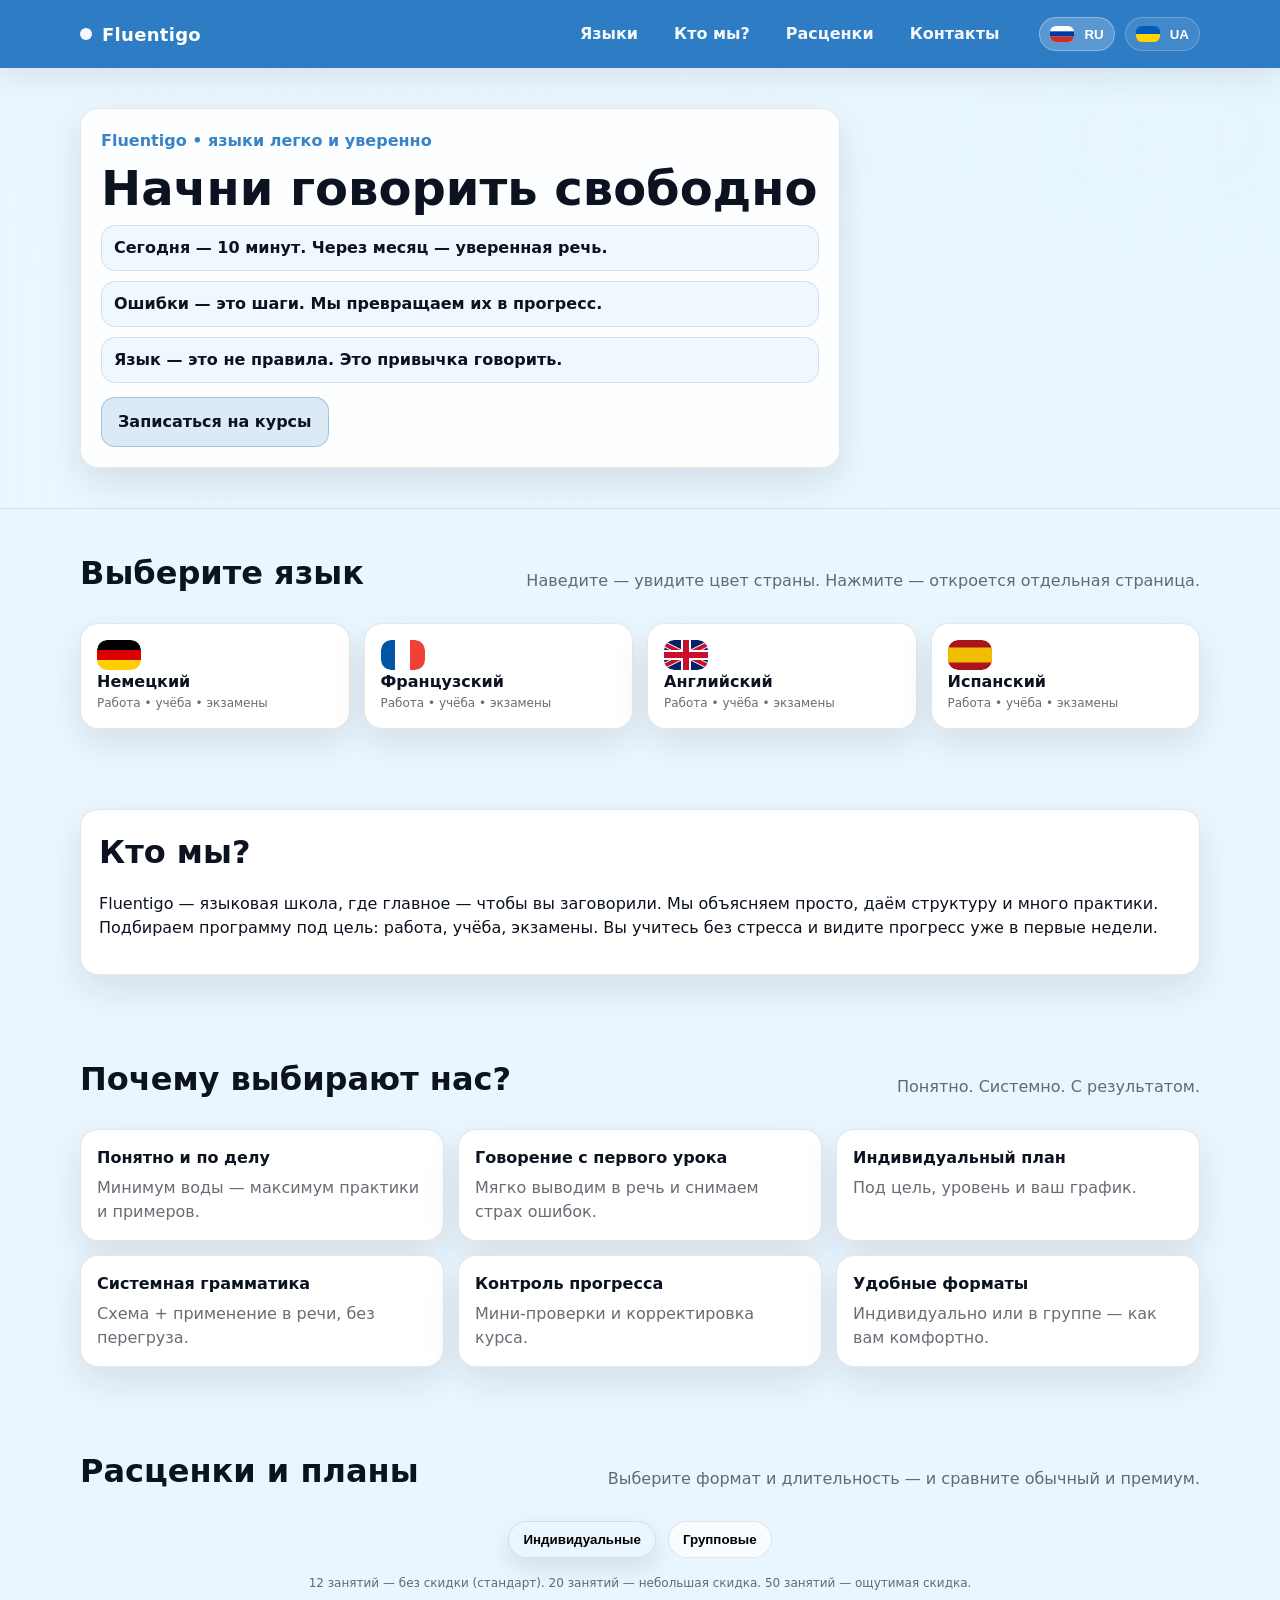
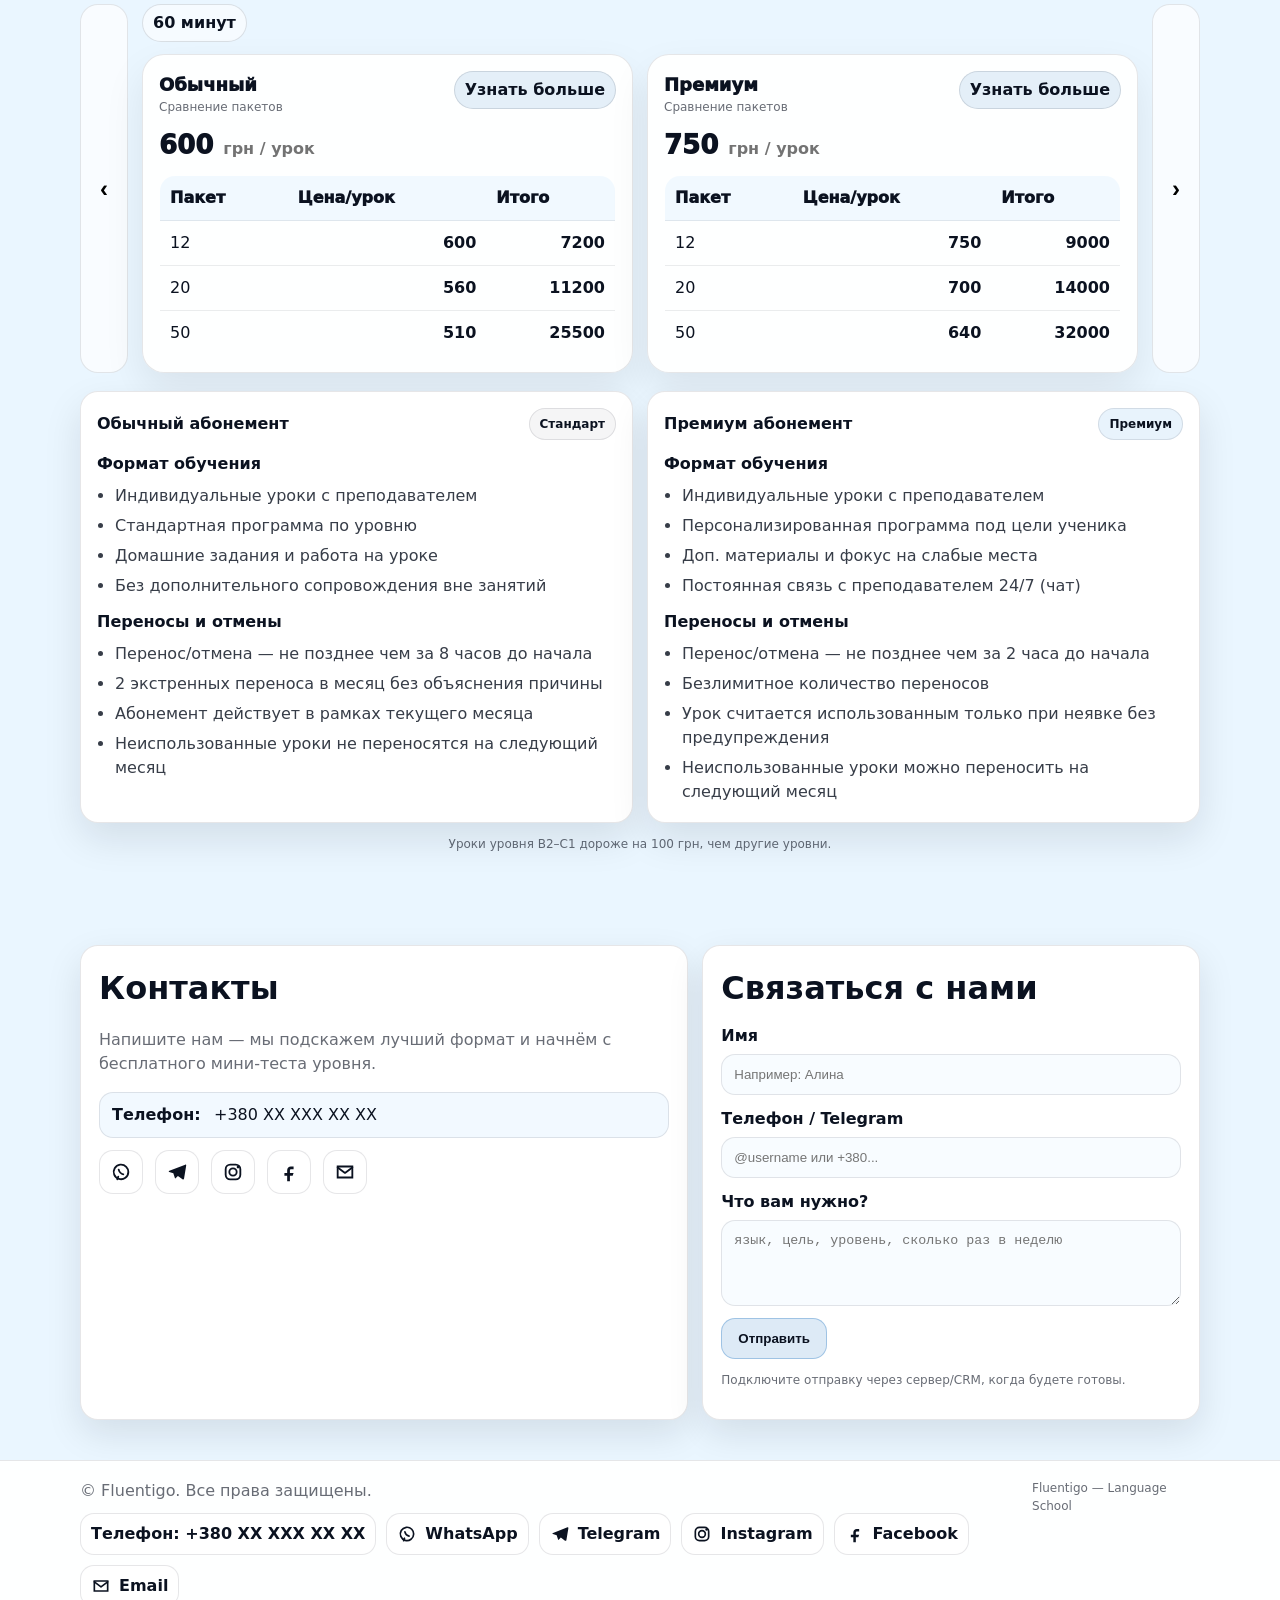
<file: index.html>
<!doctype html>
<html lang="ru">
<head>
  <meta charset="utf-8" />
  <meta name="viewport" content="width=device-width, initial-scale=1" />
  <title>Fluentigo — языковая школа</title>
  <link rel="stylesheet" href="./styles.css" />
  <link rel="stylesheet" href="./mobile-fixes.css" />

  <style>
    /* Better anchor positioning under fixed topbar */
    html { scroll-behavior: smooth; }
    /* Default fallback; JS will refine using --topbar-h */
    section[id] { scroll-margin-top: calc(var(--topbar-h, 72px) + 14px); }
    @media (max-width: 900px){
      section[id] { scroll-margin-top: calc(var(--topbar-h, 64px) + 14px); }
    }
  </style>

</head>

<body>
  <header class="topbar">
    <div class="container topbar-row">
      <a class="brand" href="./index.html" aria-label="Fluentigo">
        <span class="brand-dot"></span>
        <span class="brand-name" id="siteName">Fluentigo</span>
      </a>

      <!-- Desktop: inline. Mobile: turns into a right-side drawer (see styles.css) -->
      <div class="topbar-actions" aria-label="Меню">
        <div class="drawer-top">
          <button class="menu-close-btn" type="button" aria-label="Закрыть меню">✕</button>
        </div>

        <nav class="nav" aria-label="Навигация">
          <a href="#languages" data-i18n="nav_languages">Языки</a>
          <a href="#about" data-i18n="nav_about">Кто мы?</a>
<a href="#pricing" data-i18n="nav_pricing">Расценки</a>
          <a href="#contact" data-i18n="nav_contact">Контакты</a>
        </nav>
        <div class="ui-switch" aria-label="Выбор языка интерфейса">
          <button class="ui-pill" id="uiRu" type="button" aria-pressed="true" title="Русский">
            <span class="flag-mini"><img src="./assets/flags/ru.svg" alt="RU"></span>
            <span>RU</span>
          </button>
          <button class="ui-pill" id="uiUa" type="button" aria-pressed="false" title="Українська">
            <span class="flag-mini"><img src="./assets/flags/ua.svg" alt="UA"></span>
            <span>UA</span>
          </button>
        </div>
      </div>

      <button class="menu-btn" type="button" aria-label="Открыть меню" aria-expanded="false">
        <span></span>
      </button>
    </div>
  </header>

  <div class="menu-backdrop" aria-hidden="true"></div>

  <main>
    <section class="section hero" id="heroSection">
      <div class="container hero-grid">
        <div class="hero-card">
          <p class="hero-kicker" id="heroKicker"></p>
          <h1 id="heroTitle"></h1>
          <div class="hero-quotes" id="heroQuotes"></div>

          <div class="hero-actions">
            <!-- CTA goes to language selection (not contacts) -->
            <a class="btn" href="#languages" data-i18n="btn_enroll">Записаться на курсы</a>
          </div>
        </div>
      </div>
    </section>

    <section class="section" id="languages">
      <div class="container">
        <div class="section-head">
          <h2 data-i18n="languages_title">Выберите язык</h2>
          <p class="muted" data-i18n="languages_subtitle">Наведите — увидите цвет страны. Нажмите — откроется отдельная страница.</p>
        </div>
        <div class="lang-grid" id="langGrid"></div>
      </div>
    </section>

    <section class="section" id="about">
      <div class="container">
        <div class="panel">
          <h2 id="aboutTitle"></h2>
          <p id="aboutText" class="text"></p>
        </div>
      </div>
    </section>

    <section class="section" id="why">
      <div class="container">
        <div class="section-head">
          <h2 data-i18n="why_title">Почему выбирают нас?</h2>
          <p class="muted" data-i18n="why_subtitle">Понятно. Системно. С результатом.</p>
        </div>
        <div class="cards" id="whyCards"></div>
      </div>
    </section>
    <section class="section" id="pricing">
      <div class="container">
        <div class="section-head">
          <h2 data-i18n="pricing_title">Расценки и планы</h2>
          <p class="muted" data-i18n="pricing_subtitle">Выберите формат и длительность — и сравните обычный и премиум.</p>
        </div>

        <div class="pricing-controls" role="group" aria-label="Формат занятий">
          <button class="chip" id="typeIndividual" type="button" aria-pressed="true">Индивидуальные</button>
          <button class="chip" id="typeGroup" type="button" aria-pressed="false">Групповые</button>
        </div>

        <div class="muted tiny" style="text-align:center; margin-bottom: 12px;" id="discountNote"></div>

        <div class="pricing-carousel">
          <button class="carousel-arrow" id="pricePrev" type="button" aria-label="Предыдущая длительность">‹</button>

          <div>
            <div class="duration-pill" id="durationPill">60 минут</div>
            <div class="duration-tabs" id="durationTabs" aria-label="Длительность урока"></div>
            <div class="pricing-cards" id="pricingCards"></div>
          </div>

          <button class="carousel-arrow" id="priceNext" type="button" aria-label="Следующая длительность">›</button>
        </div>

        <div class="pricing-benefits" id="pricingBenefits"></div>

        <p class="muted tiny" style="text-align:center; margin-top: 12px;" id="pricingNote"></p>
      </div>
    </section>


    <section class="section" id="contact">
      <div class="container contact-grid">
        <div class="panel">
          <h2 data-i18n="contact_title">Контакты</h2>
          <p class="text muted" id="contactText"></p>

          <div class="contact-list" id="contactList"></div>
          <div class="socials" id="socials"></div>
        </div>

        <form class="panel form"  id="contactForm">
          <h2 style="margin-top:0;" id="contactFormTitle"></h2>
          <label>
            <span id="contactFormNameLabel"></span>
            <input required type="text" id="contactFormName" />
          </label>
          <label>
            <span id="contactFormPhoneLabel"></span>
            <input required type="text" id="contactFormPhone" />
          </label>
          <label>
            <span id="contactFormNeedLabel"></span>
            <textarea rows="4" id="contactFormNeed"></textarea>
          </label>
          <button class="btn" type="submit" id="contactFormSubmit"></button>
          <p class="muted tiny" id="contactFormHelper"></p>
        </form>
      </div>
    </section>
  </main>

  <footer class="footer">
    <div class="container footer-row">
      <div>
        <div class="muted" id="footerText"></div>
        <div class="footer-contacts" id="footerContacts"></div>
      </div>
      <span class="muted tiny">Fluentigo — Language School</span>
    </div>
  </footer>

  <script>
    const $ = (id) => document.getElementById(id);

    
    const ICONS = {
      whatsapp: `<svg class="icon" viewBox="0 0 24 24" fill="none" aria-hidden="true"><path d="M20 12a8 8 0 1 1-2.3-5.7A8 8 0 0 1 20 12Z" stroke="currentColor" stroke-width="2"/><path d="M8 20l1-3" stroke="currentColor" stroke-width="2" stroke-linecap="round"/><path d="M9.5 9.5c.4 2.2 2.8 4.6 5 5" stroke="currentColor" stroke-width="2" stroke-linecap="round"/></svg>`,
      telegram: `<svg class="icon" viewBox="0 0 24 24" fill="none" aria-hidden="true"><path d="M21 4 3.7 10.7c-.9.4-.9 1.1-.2 1.3l4.5 1.4 1.7 5.2c.2.6.3.6.7.2l2.6-2.5 5 3.7c.9.5 1.5.2 1.7-.8L22 5.3c.2-1.1-.5-1.7-1-1.3Z" fill="currentColor"/></svg>`,
      instagram: `<svg class="icon" viewBox="0 0 24 24" fill="none" aria-hidden="true"><rect x="4" y="4" width="16" height="16" rx="5" stroke="currentColor" stroke-width="2"/><path d="M8 12a4 4 0 1 0 8 0 4 4 0 0 0-8 0Z" stroke="currentColor" stroke-width="2"/><path d="M17.5 6.6h.01" stroke="currentColor" stroke-width="3" stroke-linecap="round"/></svg>`,
      facebook: `<svg class="icon" viewBox="0 0 24 24" fill="none" aria-hidden="true"><path d="M14 9h3V6h-3c-2.2 0-4 1.8-4 4v3H7v3h3v6h3v-6h3l1-3h-4v-3c0-.6.4-1 1-1Z" fill="currentColor"/></svg>`,
      email: `<svg class="icon" viewBox="0 0 24 24" fill="none" aria-hidden="true"><path d="M4 6h16v12H4V6Z" stroke="currentColor" stroke-width="2" /><path d="M4 7l8 6 8-6" stroke="currentColor" stroke-width="2" stroke-linecap="round" stroke-linejoin="round"/></svg>`
    };

    function inferIconKey(link){
      const label = (link.label || '').toLowerCase();
      const url = (link.url || '').toLowerCase();
      if (url.startsWith('mailto:') || label.includes('email')) return 'email';
      if (label.includes('whatsapp')) return 'whatsapp';
      if (label.includes('telegram')) return 'telegram';
      if (label.includes('instagram')) return 'instagram';
      if (label.includes('facebook')) return 'facebook';
      return 'email';
    }

    function makeSocialIcon(link, isFooter=false){
      const key = inferIconKey(link);
      const a = el('a', {
        class: isFooter ? 'footer-link social-icon' : 'social-icon',
        href: link.url,
        target: '_blank',
        rel: 'noopener',
        title: link.label
      });
      a.innerHTML = ICONS[key] + `<span>${link.label}</span>`;
      return a;
    }

    function qp(name){ return new URL(location.href).searchParams.get(name); }
    function getUI(){
      return qp('ui') || localStorage.getItem('ui') || 'ru';
    }
    function setUI(ui){
      localStorage.setItem('ui', ui);
      $('uiRu').setAttribute('aria-pressed', ui==='ru' ? 'true':'false');
      $('uiUa').setAttribute('aria-pressed', ui==='ua' ? 'true':'false');
      document.documentElement.lang = ui==='ua' ? 'uk' : 'ru';
      // tiny i18n for nav and pricing
      const I = {
        ru: {
          nav_languages:'Языки',nav_about:'Кто мы?',nav_why:'Почему мы?',nav_pricing:'Расценки',nav_contact:'Контакты',
          btn_enroll:'Записаться на курсы',
          languages_title:'Выберите язык',
          languages_subtitle:'Наведите — увидите цвет страны. Нажмите — откроется отдельная страница.',
          why_title:'Почему выбирают нас?',
          why_subtitle:'Понятно. Системно. С результатом.',
          contact_title:'Контакты',
          pricing_title:'Расценки и планы',
          pricing_subtitle:'Выберите формат и длительность — и сравните обычный и премиум.'
        },
        ua: {
          nav_languages:'Мови',nav_about:'Хто ми?',nav_why:'Чому ми?',nav_pricing:'Ціни',nav_contact:'Контакти',
          btn_enroll:'Записатися на курси',
          languages_title:'Оберіть мову',
          languages_subtitle:'Наведіть — побачите колір країни. Натисніть — відкриється окрема сторінка.',
          why_title:'Чому обирають нас?',
          why_subtitle:'Зрозуміло. Системно. З результатом.',
          contact_title:'Контакти',
          pricing_title:'Ціни та плани',
          pricing_subtitle:'Оберіть формат і тривалість — та порівняйте звичайний і преміум.'
        }
      };
      document.querySelectorAll('[data-i18n]').forEach(n=>{
        const k=n.getAttribute('data-i18n');
        if(I[ui] && I[ui][k]) n.textContent = I[ui][k];
      });
    }

    // --- i18n helper: supports both plain strings and {ru,ua} objects in data.json
    function pick(v, ui=getUI()){
      if (v == null) return '';
      if (typeof v === 'string' || typeof v === 'number' || typeof v === 'boolean') return String(v);
      if (Array.isArray(v)) return v.map(x => pick(x, ui));
      if (typeof v === 'object') return (v[ui] ?? v.ua ?? v.uk ?? v.ru ?? '');
      return String(v);
    }

function el(tag, attrs = {}, children = []) {
      const n = document.createElement(tag);
      for (const [k, v] of Object.entries(attrs)) {
        if (k === 'class') n.className = v;
        else n.setAttribute(k, v);
      }
      for (const c of children) n.appendChild(typeof c === 'string' ? document.createTextNode(c) : c);
      return n;
    }

    function applyTheme(theme) {
      const r = document.documentElement;
      const bgImage = theme.backgroundImage ? `url("${theme.backgroundImage}")` : 'none';
      r.style.setProperty('--page-bg', theme.pageBg);
      r.style.setProperty('--page-bg-image', bgImage);
      r.style.setProperty('--text', theme.text);
      r.style.setProperty('--panel-bg', theme.panelBg);
      r.style.setProperty('--topbar-bg', theme.topbarBg);
      r.style.setProperty('--topbar-text', theme.topbarText);
    }

    function renderFooter(data) {
      $('footerText').textContent = pick(data.site.footerText);
      const fc = $('footerContacts');
      fc.innerHTML = '';
      (data.contact.items || []).forEach(i => {
        fc.appendChild(el('span', { class: 'footer-link' }, [`${pick(i.label)}: ${i.value}`]));
      });
      (data.contact.links || []).forEach(l => { fc.appendChild(makeSocialIcon(l, true)); });
    }

    function renderHome(data) {
      applyTheme(data.site.defaultTheme);
      $('siteName').textContent = data.site.name;

      $('heroKicker').textContent = pick(data.hero.kicker);
      $('heroTitle').textContent = pick(data.hero.title);
      $('heroSection').style.backgroundImage = `url("${data.hero.backgroundImage}")`;

      const qWrap = $('heroQuotes');
      qWrap.innerHTML = '';
      data.hero.quotes.forEach(q => qWrap.appendChild(el('div', { class: 'quote' }, [pick(q)])));

      const lg = $('langGrid');
      lg.innerHTML = '';
      data.languages.forEach(lang => {
        lg.appendChild(
          el('a', {
            class: 'lang-card',
            href: `./language.html?lang=${encodeURIComponent(lang.id)}&ui=${encodeURIComponent(getUI())}`,
            style: `--hover:${lang.hoverColor}`
          }, [
            (function(){
              const f = el('div', { class: 'lang-flag' });
              if (typeof lang.flag === 'string' && (lang.flag.endsWith('.svg') || lang.flag.endsWith('.png') || lang.flag.endsWith('.jpg') || lang.flag.endsWith('.webp'))) {
                f.appendChild(el('img', { class:'flag-img', src: lang.flag, alt: pick(lang.name) }));
              } else {
                f.textContent = lang.flag || '';
              }
              return f;
            })(),
            el('div', { class: 'lang-label' }, [pick(lang.name)]),
            el('div', { class: 'muted tiny' }, [pick(lang.short)])
          ])
        );
      });

      $('aboutTitle').textContent = pick(data.about.title);
      $('aboutText').textContent = pick(data.about.text);

      const wc = $('whyCards');
      wc.innerHTML = '';
      data.why.cards.forEach(c => {
        wc.appendChild(el('div', { class: 'card' }, [
          el('div', { class: 'card-title' }, [pick(c.title)]),
          el('div', { class: 'muted' }, [pick(c.text)])
        ]));
      });

      $('contactText').textContent = pick(data.contact.text);

      const cl = $('contactList');
      cl.innerHTML = '';
      data.contact.items.forEach(i => {
        cl.appendChild(el('div', { class: 'contact-item' }, [
          el('span', { class: 'contact-k' }, [pick(i.label) + ':']),
          el('span', {}, [i.value])
        ]));
      });

      const socials = $('socials');
      socials.innerHTML = '';
      data.contact.links.forEach(s => { socials.appendChild(makeSocialIcon(s)); });


      // Contact form i18n (title, labels, placeholders, button, helper, alert)
      const f = data.contact?.form || {};
      $('contactFormTitle').textContent = pick(f.title);
      $('contactFormNameLabel').textContent = pick(f.nameLabel);
      $('contactFormPhoneLabel').textContent = pick(f.phoneLabel);
      $('contactFormNeedLabel').textContent = pick(f.needLabel);
      $('contactFormName').setAttribute('placeholder', pick(f.namePlaceholder));
      $('contactFormPhone').setAttribute('placeholder', pick(f.phonePlaceholder));
      $('contactFormNeed').setAttribute('placeholder', pick(f.needPlaceholder));
      $('contactFormSubmit').textContent = pick(f.submit);
      $('contactFormHelper').textContent = pick(f.helper);

      const formEl = $('contactForm');
      if (formEl && !formEl.__bound){
        formEl.__bound = true;
        formEl.addEventListener('submit', (e)=>{
          e.preventDefault();
          alert(pick(f.alert));
          formEl.reset();
        });
      }

      renderFooter(data);
    }

    
    function renderPricing(data){
      const ui = getUI();
      const P = data.pricingInteractive;
      if (!P) return;

      let type = 'individual';
      let idx = 0;

      const btnInd = $('typeIndividual');
      const btnGrp = $('typeGroup');

      function setType(t){
        type = t;
        idx = 0; // reset to first duration (60)
        btnInd.setAttribute('aria-pressed', t==='individual' ? 'true':'false');
        btnGrp.setAttribute('aria-pressed', t==='group' ? 'true':'false');
        btnInd.textContent = P.types.individual.label[ui] || P.types.individual.label.ru;
        btnGrp.textContent = P.types.group.label[ui] || P.types.group.label.ru;
        draw();
      }

      function curDuration(){
        const d = P.types[type].durations[idx % P.types[type].durations.length];
        return String(d);
      }

      function draw(){
        const d = curDuration();
        const plans = P.types[type].plans[d];
        $('durationPill').textContent = `${d} ${ui==='ua' ? 'хвилин' : 'минут'}`;

        // Mobile: duration tabs (60/45 etc.)
        const tabs = $('durationTabs');
        if (tabs){
          const durations = P.types[type].durations;
          tabs.innerHTML = '';
          durations.slice(0,2).forEach((dur, i2)=>{
            const b = el('button', {class:'duration-tab' + (String(dur)===d ? ' active':''), type:'button'}, [`${dur} ${ui==='ua' ? 'хв' : 'мин'}`]);
            b.addEventListener('click', ()=>{ idx = i2; draw(); });
            tabs.appendChild(b);
          });
        }

        $('discountNote').textContent = (P.discountNote?.[ui] || P.discountNote?.ru || '');
        $('pricingNote').textContent = (P.noteB2C1?.[ui] || P.noteB2C1?.ru || '');

        const wrap = $('pricingCards');
        wrap.innerHTML = '';

        const cards = [
          {key:'regular', title: ui==='ua' ? 'Звичайний' : 'Обычный', badge: ui==='ua' ? 'Дізнатися більше' : 'Узнать больше', href: '#pricingBenefits'},
          {key:'premium', title: ui==='ua' ? 'Преміум' : 'Премиум', badge: ui==='ua' ? 'Дізнатися більше' : 'Узнать больше', href: '#pricingBenefits'}
        ];

        cards.forEach(c=>{
          const plan = plans[c.key];
          const card = el('div', {class:'price-card'});
          const head = el('div', {class:'pc-head'}, [
            el('div', {}, [
              el('div', {class:'pc-title'}, [c.title]),
              el('div', {class:'muted tiny'}, [ui==='ua' ? 'Порівняння пакунків' : 'Сравнение пакетов'])
            ]),
            (function(){
              const attrs = {class:'pc-badge pc-more', href: c.href};
              if (!(String(c.href||'').startsWith('#'))){
                attrs.target = '_blank';
                attrs.rel = 'noopener';
              }
              return el('a', attrs, [c.badge]);
            })()
          ]);
          card.appendChild(head);

          const single = el('div', {class:'pc-single'}, [
            el('div', {class:'amount'}, [`${plan.single}`]),
            el('div', {class:'per'}, [`${P.currency} / ${ui==='ua' ? 'урок' : 'урок'}`])
          ]);
          card.appendChild(single);

          const table = el('table', {class:'price-table'});
          const thead = el('thead', {}, [el('tr', {}, [
            el('th', {}, [ui==='ua' ? 'Пакет' : 'Пакет']),
            el('th', {}, [ui==='ua' ? 'Ціна/урок' : 'Цена/урок']),
            el('th', {}, [ui==='ua' ? 'Разом' : 'Итого'])
          ])]);
          table.appendChild(thead);

          const tb = el('tbody');
          plan.packs.forEach(p=>{
            tb.appendChild(el('tr', {}, [
              el('td', {}, [`${p.count}`]),
              el('td', {class:'num'}, [`${p.per}`]),
              el('td', {class:'num'}, [`${p.total}`])
            ]));
          });
          table.appendChild(tb);

          card.appendChild(table);
          wrap.appendChild(card);
        });

        // benefits / differences between Regular and Premium
        const bWrap = $('pricingBenefits');
        bWrap.innerHTML = '';
        const benefits = (P.types[type] && P.types[type].benefits) ? P.types[type].benefits : null;

        function benefitCard(obj, variant){
          const title = (obj?.title?.[ui] || obj?.title?.ru || '');
          const isMobile = window.matchMedia('(max-width: 900px)').matches;

          const body = el('div', { class:'benefit-body' });

          (obj.sections || []).forEach(sec=>{
            body.appendChild(el('div', { class:'benefit-section' }, [
              el('div', { class:'benefit-sub' }, [(sec.title?.[ui] || sec.title?.ru || '')]),
              el('ul', { class:'benefit-list' }, (sec.items?.[ui] || sec.items?.ru || []).map(t=> el('li', {}, [t])))
            ]));
          });

          let toggleBtn = null;
          if (isMobile){
            // collapsed by default on mobile
            body.style.display = 'none';
            toggleBtn = el('button', { class:'benefit-toggle', type:'button' }, [ui==='ua' ? 'Розгорнути' : 'Развернуть']);
            toggleBtn.addEventListener('click', ()=>{
              const open = body.style.display !== 'none';
              body.style.display = open ? 'none' : 'block';
              toggleBtn.textContent = (open ? (ui==='ua' ? 'Розгорнути' : 'Развернуть') : (ui==='ua' ? 'Згорнути' : 'Свернуть'));
            });
          }

          const tagText = variant==='premium' ? (ui==='ua'?'Преміум':'Премиум') : (ui==='ua'?'Стандарт':'Стандарт');

          const headRight = isMobile ? toggleBtn : el('div', { class:'benefit-tag' }, [tagText]);

          const card = el('div', { class: `benefit-card ${variant}` }, [
            el('div', { class:'benefit-head' }, [
              el('div', { class:'benefit-title' }, [title]),
              headRight
            ]),
            body
          ]);

          return card;
        }

        if (benefits){
          bWrap.appendChild(benefitCard(benefits.regular, 'regular'));
          bWrap.appendChild(benefitCard(benefits.premium, 'premium'));
        }
      }

      $('pricePrev').addEventListener('click', ()=>{ idx = (idx - 1 + P.types[type].durations.length) % P.types[type].durations.length; draw(); });
      $('priceNext').addEventListener('click', ()=>{ idx = (idx + 1) % P.types[type].durations.length; draw(); });

      btnInd.addEventListener('click', ()=> setType('individual'));
      btnGrp.addEventListener('click', ()=> setType('group'));

      setType('individual');
    }

    
    // --- Smooth anchor scrolling with topbar offset (prevents "half section visible")
    function updateTopbarVar(){
      const topbar = document.querySelector('.topbar');
      const h = topbar ? topbar.offsetHeight : 72;
      document.documentElement.style.setProperty('--topbar-h', h + 'px');
      return h;
    }

    function scrollToHash(hash){
      if (!hash || hash === '#') return;
      const target = document.querySelector(hash);
      if (!target) return;
      const h = updateTopbarVar();
      const y = target.getBoundingClientRect().top + window.pageYOffset - (h + 12);
      window.scrollTo({ top: Math.max(0, y), behavior: 'smooth' });
    }

    function bindAnchorScrolling(){
      // Intercept in-page anchor clicks
      document.querySelectorAll('a[href^="#"]').forEach(a=>{
        a.addEventListener('click', (e)=>{
          const href = a.getAttribute('href');
          if (!href || href === '#') return;
          e.preventDefault();
          history.pushState(null, '', href);
          scrollToHash(href);

          // If mobile drawer is open, close it (mobile-nav.js handles classes; we just click close if present)
          const closeBtn = document.querySelector('.menu-close-btn');
          if (closeBtn && getComputedStyle(closeBtn).display !== 'none') {
            closeBtn.click();
          }
        });
      });

      // On back/forward hash changes
      window.addEventListener('hashchange', ()=> scrollToHash(location.hash));
      // On load with hash
      if (location.hash) {
        // delay to ensure layout rendered
        setTimeout(()=> scrollToHash(location.hash), 50);
      }
      // Keep offset correct on resize/orientation change
      window.addEventListener('resize', ()=> updateTopbarVar());
      updateTopbarVar();
    }

(async function init() {
      const res = await fetch('./data.json', { cache: 'no-store' });
      const data = await res.json();
      setUI(getUI());
      $('uiRu').addEventListener('click', ()=>{ location.search = '?ui=ru'; });
      $('uiUa').addEventListener('click', ()=>{ location.search = '?ui=ua'; });
      renderHome(data);
      renderPricing(data);
      bindAnchorScrolling();
    })().catch(console.error);
  </script>

  <script src="./mobile-nav.js"></script>
</body>
</html>
</file>
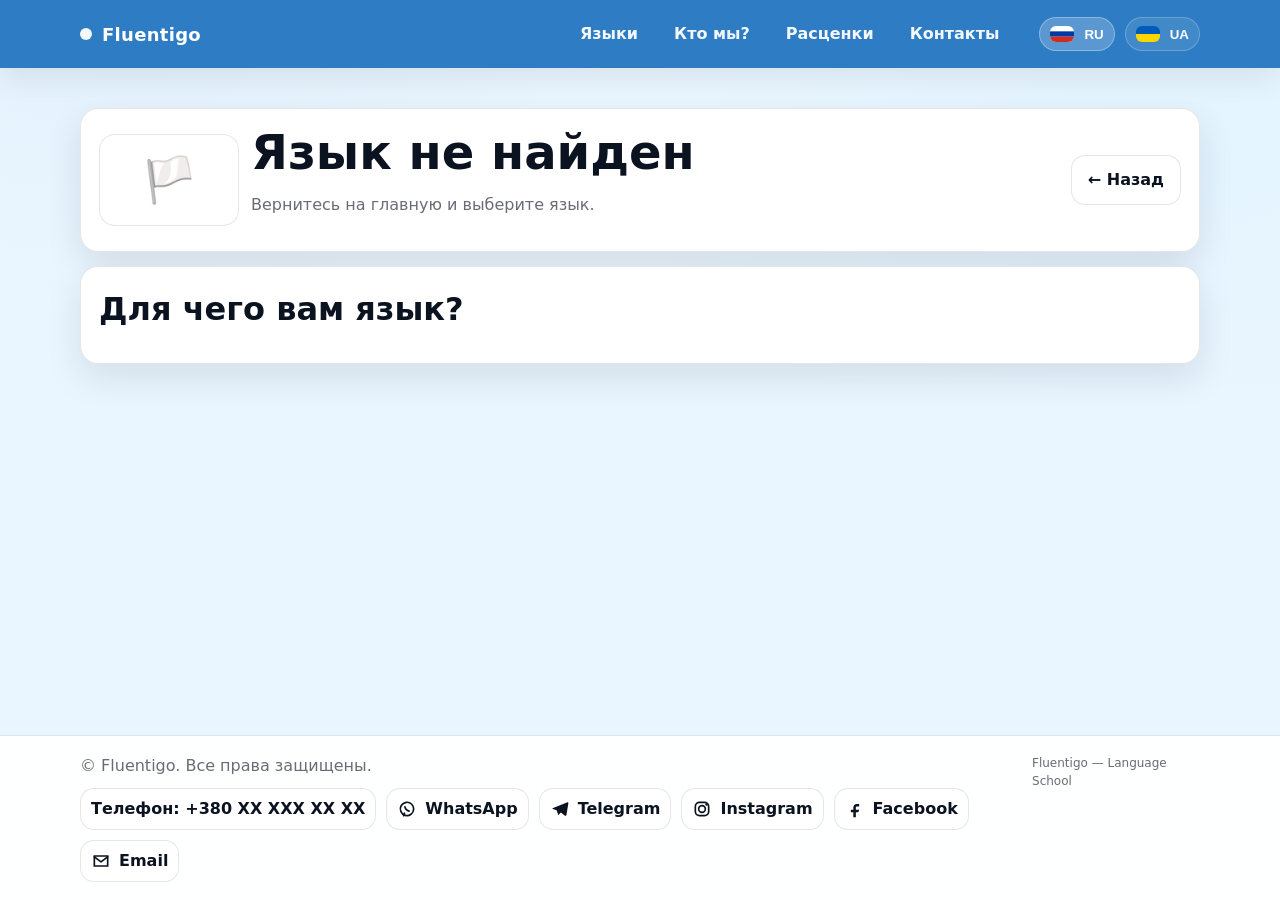
<file: language.html>
<!doctype html>
<html lang="ru">
<head>
  <meta charset="utf-8" />
  <meta name="viewport" content="width=device-width, initial-scale=1" />
  <title>Fluentigo — язык</title>
  <link rel="stylesheet" href="./styles.css" />
  <link rel="stylesheet" href="./mobile-fixes.css" />

  <style>
    /* Level selector: grouped (Basic / Advanced) */
    .level-groups{ display:grid; gap: 14px; margin-top: 10px; }
    .level-group-title{ font-weight: 1000; margin: 2px 0 8px; }
  </style>

</head>

<body>
  <header class="topbar">
    <div class="container topbar-row">
      <a class="brand" href="./index.html" aria-label="Fluentigo">
        <span class="brand-dot"></span>
        <span class="brand-name" id="siteName">Fluentigo</span>
      </a>

      <!-- Desktop: inline. Mobile: turns into a right-side drawer (see styles.css) -->
      <div class="topbar-actions" aria-label="Меню">
        <div class="drawer-top">
          <button class="menu-close-btn" type="button" aria-label="Закрыть меню">✕</button>
        </div>

        <nav class="nav" aria-label="Навигация">
          <a href="./index.html#languages" data-i18n="nav_languages">Языки</a>
          <a href="./index.html#about" data-i18n="nav_about">Кто мы?</a>
          <a href="./index.html#pricing" data-i18n="nav_pricing">Расценки</a>
          <a href="./index.html#contact" data-i18n="nav_contact">Контакты</a>
        </nav>
        <div class="ui-switch" aria-label="Выбор языка интерфейса">
          <button class="ui-pill" id="uiRu" type="button" aria-pressed="true" title="Русский">
            <span class="flag-mini"><img src="./assets/flags/ru.svg" alt="RU"></span><span>RU</span>
          </button>
          <button class="ui-pill" id="uiUa" type="button" aria-pressed="false" title="Українська">
            <span class="flag-mini"><img src="./assets/flags/ua.svg" alt="UA"></span><span>UA</span>
          </button>
        </div>
      </div>

      <button class="menu-btn" type="button" aria-label="Открыть меню" aria-expanded="false">
        <span></span>
      </button>
    </div>
  </header>

  <div class="menu-backdrop" aria-hidden="true"></div>

  <main class="section">
    <div class="container">
      <div class="panel lang-header">
        <div class="lang-title">
          <div class="lang-flag big" id="langFlag">🏳️</div>
          <div>
            <h1 class="lang-h1" id="langName">Язык</h1>
            <p class="muted" id="langSubtitle"></p>
          </div>
        </div>
        <a class="btn btn-ghost" href="./index.html#languages" data-i18n="nav_back">← Назад</a>
      </div>

      <div class="panel" id="goalPanel">
        <h2 data-i18n="goal_title">Для чего вам язык?</h2>
        <div class="goal-grid" id="goalGrid"></div>
      </div>
    
      <div class="panel" id="levelPanel" style="display:none;">
        <h2 data-i18n="level_title">Какой уровень хотите?</h2>
        <p class="muted" data-i18n="level_subtitle">Выберите целевой уровень. B2–C1 — отдельная группа.</p>

        <div class="level-groups">
          <div class="level-group">
            <div class="level-group-title" data-i18n="level_basic">Начальные уровни</div>
            <div class="level-grid" id="levelGridBasic"></div>
          </div>

          <div class="level-group">
            <div class="level-group-title" data-i18n="level_adv">Продвинутые уровни</div>
            <div class="level-grid" id="levelGridAdv"></div>
          </div>
        </div>
      </div>

      <!-- removed "Ready" step: we redirect to teachers immediately after goal + level selection -->
</div>
  </main>

  <footer class="footer">
    <div class="container footer-row">
      <div>
        <div class="muted" id="footerText"></div>
        <div class="footer-contacts" id="footerContacts"></div>
      </div>
      <span class="muted tiny">Fluentigo — Language School</span>
    </div>
  </footer>

  <script>
    const $ = (id) => document.getElementById(id);

    
    const ICONS = {
      whatsapp: `<svg class="icon" viewBox="0 0 24 24" fill="none" aria-hidden="true"><path d="M20 12a8 8 0 1 1-2.3-5.7A8 8 0 0 1 20 12Z" stroke="currentColor" stroke-width="2"/><path d="M8 20l1-3" stroke="currentColor" stroke-width="2" stroke-linecap="round"/><path d="M9.5 9.5c.4 2.2 2.8 4.6 5 5" stroke="currentColor" stroke-width="2" stroke-linecap="round"/></svg>`,
      telegram: `<svg class="icon" viewBox="0 0 24 24" fill="none" aria-hidden="true"><path d="M21 4 3.7 10.7c-.9.4-.9 1.1-.2 1.3l4.5 1.4 1.7 5.2c.2.6.3.6.7.2l2.6-2.5 5 3.7c.9.5 1.5.2 1.7-.8L22 5.3c.2-1.1-.5-1.7-1-1.3Z" fill="currentColor"/></svg>`,
      instagram: `<svg class="icon" viewBox="0 0 24 24" fill="none" aria-hidden="true"><rect x="4" y="4" width="16" height="16" rx="5" stroke="currentColor" stroke-width="2"/><path d="M8 12a4 4 0 1 0 8 0 4 4 0 0 0-8 0Z" stroke="currentColor" stroke-width="2"/><path d="M17.5 6.6h.01" stroke="currentColor" stroke-width="3" stroke-linecap="round"/></svg>`,
      facebook: `<svg class="icon" viewBox="0 0 24 24" fill="none" aria-hidden="true"><path d="M14 9h3V6h-3c-2.2 0-4 1.8-4 4v3H7v3h3v6h3v-6h3l1-3h-4v-3c0-.6.4-1 1-1Z" fill="currentColor"/></svg>`,
      email: `<svg class="icon" viewBox="0 0 24 24" fill="none" aria-hidden="true"><path d="M4 6h16v12H4V6Z" stroke="currentColor" stroke-width="2" /><path d="M4 7l8 6 8-6" stroke="currentColor" stroke-width="2" stroke-linecap="round" stroke-linejoin="round"/></svg>`
    };

    function inferIconKey(link){
      const label = (link.label || '').toLowerCase();
      const url = (link.url || '').toLowerCase();
      if (url.startsWith('mailto:') || label.includes('email')) return 'email';
      if (label.includes('whatsapp')) return 'whatsapp';
      if (label.includes('telegram')) return 'telegram';
      if (label.includes('instagram')) return 'instagram';
      if (label.includes('facebook')) return 'facebook';
      return 'email';
    }
    function makeSocialIcon(link, isFooter=false){
      const key = inferIconKey(link);
      const a = el('a', {
        class: isFooter ? 'footer-link social-icon' : 'social-icon',
        href: link.url,
        target: '_blank',
        rel: 'noopener',
        title: link.label
      });
      a.innerHTML = ICONS[key] + `<span>${link.label}</span>`;
      return a;
    }

    function qp(name){ return new URL(location.href).searchParams.get(name); }
    function getUI(){ return qp('ui') || localStorage.getItem('ui') || 'ru'; }
    function setUI(ui){
      localStorage.setItem('ui', ui);
      $('uiRu').setAttribute('aria-pressed', ui==='ru' ? 'true':'false');
      $('uiUa').setAttribute('aria-pressed', ui==='ua' ? 'true':'false');
      document.documentElement.lang = ui==='ua' ? 'uk' : 'ru';
      const I = {
        ru:{
          nav_languages:'Языки',nav_about:'Кто мы?',nav_pricing:'Расценки',nav_contact:'Контакты',
          nav_back:'← Назад',
          goal_title:'Для чего вам язык?',
          level_title:'Какой уровень хотите?',
          level_subtitle:'Выберите целевой уровень. B2–C1 — отдельная группа.',
          level_basic:'Начальные уровни',
          level_adv:'Продвинутые уровни'
        },
        ua:{
          nav_languages:'Мови',nav_about:'Хто ми?',nav_pricing:'Ціни',nav_contact:'Контакти',
          nav_back:'← Назад',
          goal_title:'Для чого вам мова?',
          level_title:'Який рівень хочете?',
          level_subtitle:'Оберіть цільовий рівень. B2–C1 — окрема група.',
          level_basic:'Початкові рівні',
          level_adv:'Просунуті рівні'
        }
      };
      document.querySelectorAll('[data-i18n]').forEach(n=>{
        const k=n.getAttribute('data-i18n');
        if(I[ui] && I[ui][k]) n.textContent = I[ui][k];
      });
    }
function el(tag, attrs = {}, children = []) {
      const n = document.createElement(tag);
      for (const [k, v] of Object.entries(attrs)) {
        if (k === 'class') n.className = v;
        else n.setAttribute(k, v);
      }
      for (const c of children) n.appendChild(typeof c === 'string' ? document.createTextNode(c) : c);
      return n;
    }

    function applyTheme(theme) {
      const r = document.documentElement;
      theme = theme || {};
      const bgImage = theme.backgroundImage ? `url("${theme.backgroundImage}")` : 'none';

      // Fallbacks prevent "black text" issues when a theme misses some fields
      r.style.setProperty('--page-bg', theme.pageBg || '#EAF6FF');
      r.style.setProperty('--page-bg-image', bgImage);
      r.style.setProperty('--text', theme.text || '#0B1220');
      r.style.setProperty('--panel-bg', theme.panelBg || '#FFFFFF');
      r.style.setProperty('--topbar-bg', theme.topbarBg || '#2D7CC4');
      r.style.setProperty('--topbar-text', theme.topbarText || '#FFFFFF');
    }

    
    // --- i18n helper: supports both plain strings and {ru,ua} objects in data.json
    function pick(v, ui=getUI()){
      if (v == null) return '';
      if (typeof v === 'string' || typeof v === 'number' || typeof v === 'boolean') return String(v);
      if (Array.isArray(v)) return v.map(x => pick(x, ui));
      if (typeof v === 'object') return (v[ui] ?? v.ua ?? v.uk ?? v.ru ?? '');
      return String(v);
    }

function renderFooter(data) {
      $('footerText').textContent = pick(data.site.footerText);
      const fc = $('footerContacts');
      fc.innerHTML = '';
      (data.contact.items || []).forEach(i => {
        fc.appendChild(el('span', { class: 'footer-link' }, [`${pick(i.label)}: ${i.value}`]));
      });
      (data.contact.links || []).forEach(l => { fc.appendChild(makeSocialIcon(l, true)); });
    }

    function qp(name){ return new URL(location.href).searchParams.get(name); }

    (async function init(){
      const res = await fetch('./data.json', { cache: 'no-store' });
      const data = await res.json();
      setUI(getUI());
      $('uiRu').addEventListener('click', ()=>{ location.search = `?lang=${encodeURIComponent(qp('lang')||'')}&ui=ru`; });
      $('uiUa').addEventListener('click', ()=>{ location.search = `?lang=${encodeURIComponent(qp('lang')||'')}&ui=ua`; });
      $('siteName').textContent = data.site.name;
      renderFooter(data);

      const langId = qp('lang');
      const lang = data.languages.find(x => x.id === langId);
      if (!lang) {
        applyTheme(data.site.defaultTheme);
        $('langName').textContent = 'Язык не найден';
        $('langSubtitle').textContent = 'Вернитесь на главную и выберите язык.';
        return;
      }

      applyTheme(lang.theme);
      document.title = `${data.site.name} — ${pick(lang.name)}`;

      (function(){
        const lf = $('langFlag');
        lf.innerHTML = '';
        if (typeof lang.flag === 'string' && (lang.flag.endsWith('.svg') || lang.flag.endsWith('.png') || lang.flag.endsWith('.jpg') || lang.flag.endsWith('.webp'))){
          lf.appendChild(el('img', { class:'flag-img', src: lang.flag, alt: pick(lang.name) }));
        } else {
          lf.textContent = lang.flag || '';
        }
      })();
      $('langName').textContent = pick(lang.name);
      $('langSubtitle').textContent = (getUI()==='ua' ? 'Оберіть ціль і рівень — покажемо відповідних викладачів.' : 'Выберите цель и уровень — покажем подходящих преподавателей.');

      const grid = $('goalGrid');
      grid.innerHTML = '';
      let selectedGoal = qp('goal') || null;
      let selectedLevel = qp('level') || null;
      const goalPanel = $('goalPanel');
      const levelPanel = $('levelPanel');

      // No "Ready" confirmation step.
      // As soon as user has goal + level, we navigate to teachers.
      let navigating = false;
      function goTeachers(){
        if (navigating) return;
        if (!selectedGoal || !selectedLevel) return;
        navigating = true;
        const ui = getUI();
        location.href = `./teachers.html?lang=${encodeURIComponent(lang.id)}&goal=${encodeURIComponent(selectedGoal)}&level=${encodeURIComponent(selectedLevel)}&ui=${encodeURIComponent(ui)}`;
      }

      function updatePanels(){
        if (selectedGoal) {
          goalPanel.style.display = 'none';
          levelPanel.style.display = '';
        } else {
          goalPanel.style.display = '';
          levelPanel.style.display = 'none';
        }
      }

      // goals selectable
      grid.innerHTML = '';
      (lang.goals||[]).forEach(g=>{
        const b = el('button', { class:'goal-card', type:'button', 'aria-pressed': (selectedGoal===g.id ? 'true':'false') }, [
          el('div', { class:'goal-title' }, [pick(g.title)]),
          el('div', { class:'muted' }, [pick(g.subtitle)])
        ]);
        b.addEventListener('click', ()=>{
          selectedGoal = g.id;
          [...grid.querySelectorAll('.goal-card')].forEach(x=>x.setAttribute('aria-pressed','false'));
          b.setAttribute('aria-pressed','true');
          updatePanels();
        });
        grid.appendChild(b);
      });

      // levels (grouped: basic / advanced)
      const basicLevels = ['A1','A2','B1'];
      const advLevels = ['B2','C1'];
      const lgBasic = document.getElementById('levelGridBasic');
      const lgAdv = document.getElementById('levelGridAdv');

      function syncLevelButtons(){
        const all = [...lgBasic.querySelectorAll('.level-btn'), ...lgAdv.querySelectorAll('.level-btn')];
        all.forEach(x => x.setAttribute('aria-pressed', x.textContent === selectedLevel ? 'true' : 'false'));
      }

      function renderLevelButtons(container, arr){
        container.innerHTML = '';
        arr.forEach(lv=>{
          const b = el('button', {
            class:'level-btn',
            type:'button',
            'aria-pressed': (selectedLevel===lv ? 'true':'false')
          }, [lv]);

          b.addEventListener('click', ()=>{
            selectedLevel = lv;
            syncLevelButtons();
            goTeachers();
          });

          container.appendChild(b);
        });
      }

      renderLevelButtons(lgBasic, basicLevels);
      renderLevelButtons(lgAdv, advLevels);

      updatePanels();
      // If opened with preselected goal+level — go immediately
      goTeachers();
    })().catch(console.error);
  </script>

  <script src="./mobile-nav.js"></script>
</body>
</html>
</file>
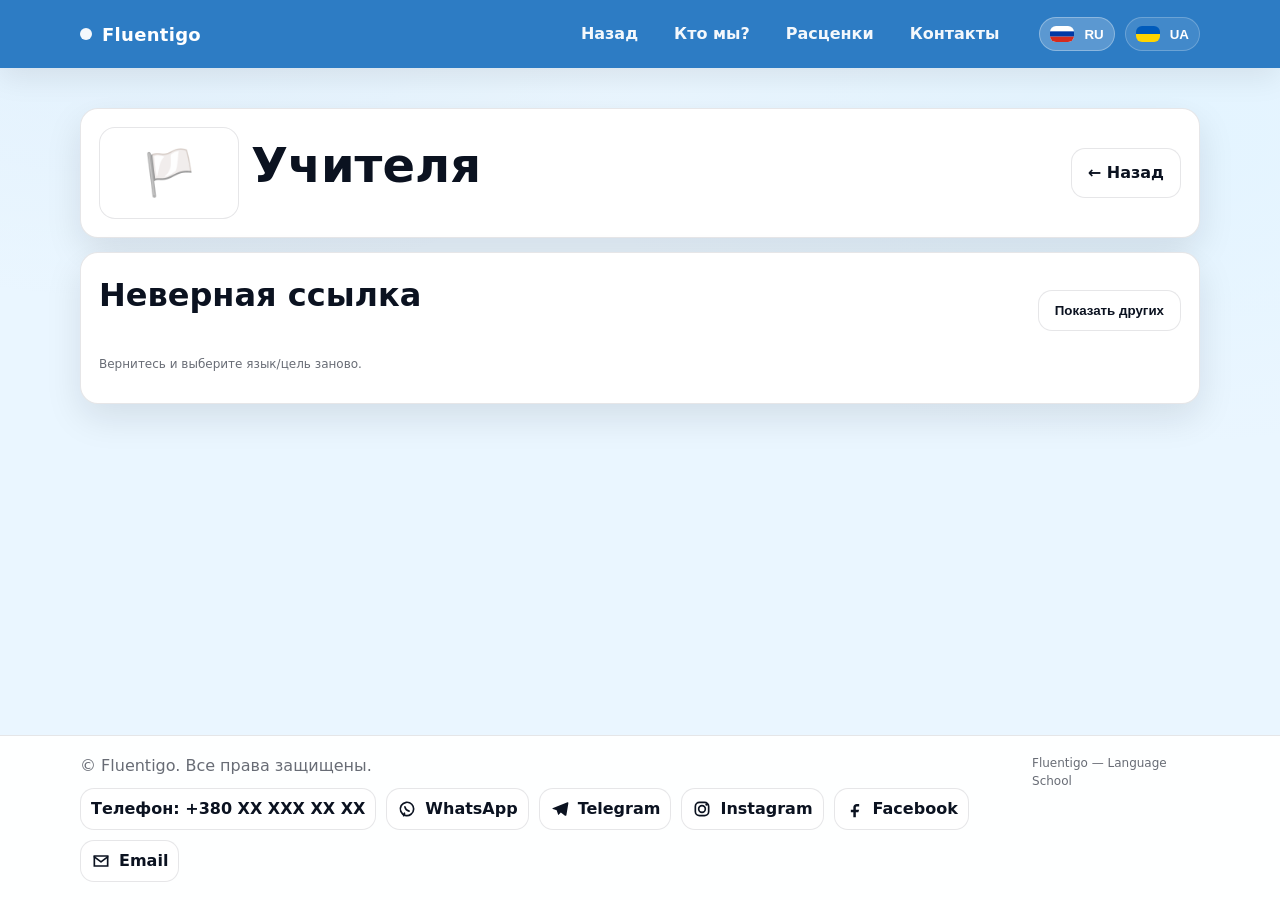
<file: teachers.html>
<!doctype html>
<html lang="ru">
<head>
  <meta charset="utf-8" />
  <meta name="viewport" content="width=device-width, initial-scale=1" />
  <title>Fluentigo — учителя</title>
  <link rel="stylesheet" href="./styles.css" />
  <link rel="stylesheet" href="./mobile-fixes.css" />

  <style>
    /* ✅ КЛЮЧЕВАЯ ПРАВКА: hidden теперь реально прячет модалку */
    .modal-backdrop[hidden]{ display:none !important; }

    .modal-backdrop{
      position: fixed;
      inset: 0;
      background: rgba(11,18,32,.45);
      display: grid;
      place-items: center;
      padding: 18px;
      z-index: 9999;
    }
    .modal{
      width: min(560px, 100%);
      border-radius: 18px;
      border: 1px solid rgba(11,18,32,.10);
      background: rgba(255,255,255,.98);
      box-shadow: 0 22px 60px rgba(0,0,0,.25);
      padding: 18px;
    }
    .modal-top{
      display:flex;
      align-items:center;
      justify-content:space-between;
      gap:12px;
      margin-bottom: 10px;
    }
    .modal-top h2{ margin:0; }
    .modal-actions{
      display:flex;
      gap: 12px;
      flex-wrap: wrap;
      margin-top: 12px;
    }

    .icon-btn{
      display:flex;
      align-items:center;
      gap:10px;
      padding: 12px 14px;
      border-radius: 16px;
      border: 1px solid rgba(11,18,32,.12);
      background: rgba(234,246,255,.60);
      cursor:pointer;
      font-weight: 900;
    }
    .icon-btn:hover{ background: rgba(234,246,255,.95); }
    .icon{ width: 22px; height: 22px; display:block; }

    .success{
      display:flex;
      align-items:flex-start;
      gap:12px;
      margin-top: 6px;
    }
    .success-badge{
      width: 40px;
      height: 40px;
      border-radius: 14px;
      display:grid;
      place-items:center;
      border: 1px solid rgba(11,18,32,.12);
      background: rgba(45,124,196,.16);
      flex: 0 0 auto;
    }
    .success-badge svg{ width:22px; height:22px; }
  </style>
</head>

<body>
  <header class="topbar">
    <div class="container topbar-row">
      <a class="brand" href="./index.html" aria-label="Fluentigo">
        <span class="brand-dot"></span>
        <span class="brand-name" id="siteName">Fluentigo</span>
      </a>

      <!-- Desktop: inline. Mobile: turns into a right-side drawer (see styles.css) -->
      <div class="topbar-actions" aria-label="Меню">
        <div class="drawer-top">
          <button class="menu-close-btn" type="button" aria-label="Закрыть меню">✕</button>
        </div>

        <nav class="nav" aria-label="Навигация">
          <a id="backToLang" href="./index.html#languages" data-i18n="nav_back">Назад</a>
          <a href="./index.html#about" data-i18n="nav_about">Кто мы?</a>
          <a href="./index.html#pricing" data-i18n="nav_pricing">Расценки</a>
          <a href="./index.html#contact" data-i18n="nav_contact">Контакты</a>
        </nav>
        <div class="ui-switch" aria-label="Выбор языка интерфейса">
          <button class="ui-pill" id="uiRu" type="button" aria-pressed="true" title="Русский">
            <span class="flag-mini"><img src="./assets/flags/ru.svg" alt="RU"></span><span>RU</span>
          </button>
          <button class="ui-pill" id="uiUa" type="button" aria-pressed="false" title="Українська">
            <span class="flag-mini"><img src="./assets/flags/ua.svg" alt="UA"></span><span>UA</span>
          </button>
        </div>
      </div>

      <button class="menu-btn" type="button" aria-label="Открыть меню" aria-expanded="false">
        <span></span>
      </button>
    </div>
  </header>

  <div class="menu-backdrop" aria-hidden="true"></div>

  <main class="section">
    <div class="container">
      <div class="panel lang-header">
        <div class="lang-title">
          <div class="lang-flag big" id="langFlag">🏳️</div>
          <div>
            <h1 class="lang-h1" id="pageTitle">Учителя</h1>
            <p class="muted" id="pageSubtitle"></p>
          </div>
        </div>
        <a class="btn btn-ghost" id="backBtn" href="./index.html#languages">← Назад</a>
      </div>

      <div class="panel">
        <div class="teachers-head">
          <h2 id="teachersTitle">Подбор учителей</h2>
          <button class="btn btn-ghost" id="rerollBtn" type="button">Показать других</button>
        </div>

        <div class="teacher-grid" id="teacherGrid"></div>
        <p class="muted tiny" id="hint"></p>
      </div>
    </div>
  </main>

  <footer class="footer">
    <div class="container footer-row">
      <div>
        <div class="muted" id="footerText"></div>
        <div class="footer-contacts" id="footerContacts"></div>
      </div>
      <span class="muted tiny">Fluentigo — Language School</span>
    </div>
  </footer>

  <!-- ✅ МОДАЛКА ИЗНАЧАЛЬНО СКРЫТА -->
  <div id="modalBackdrop" class="modal-backdrop" hidden>
    <div class="modal" role="dialog" aria-modal="true" aria-labelledby="modalTitle">
      <div class="modal-top">
        <h2 id="modalTitle">Связаться</h2>
        <button class="btn btn-ghost" id="modalClose" type="button" aria-label="Закрыть">✕</button>
      </div>
      <p class="muted" id="modalText"></p>
      <div class="modal-actions" id="modalActions"></div>
    </div>
  </div>

  <script>
    const $ = (id) => document.getElementById(id);

    function el(tag, attrs = {}, children = []) {
      const n = document.createElement(tag);
      for (const [k, v] of Object.entries(attrs)) {
        if (k === 'class') n.className = v;
        else n.setAttribute(k, v);
      }
      for (const c of children) n.appendChild(typeof c === 'string' ? document.createTextNode(c) : c);
      return n;
    }

    function applyTheme(theme) {
      const r = document.documentElement;
      const bgImage = theme.backgroundImage ? `url("${theme.backgroundImage}")` : 'none';
      r.style.setProperty('--page-bg', theme.pageBg);
      r.style.setProperty('--page-bg-image', bgImage);
      r.style.setProperty('--text', theme.text);
      r.style.setProperty('--panel-bg', theme.panelBg);
      r.style.setProperty('--topbar-bg', theme.topbarBg);
      r.style.setProperty('--topbar-text', theme.topbarText);
    }

    
    // --- i18n helper: supports both plain strings and {ru,ua} objects in data.json
    function pick(v, ui=getUI()){
      if (v == null) return '';
      if (typeof v === 'string' || typeof v === 'number' || typeof v === 'boolean') return String(v);
      if (Array.isArray(v)) return v.map(x => pick(x, ui));
      if (typeof v === 'object') return (v[ui] ?? v.ua ?? v.uk ?? v.ru ?? '');
      return String(v);
    }

function renderFooter(data) {
      $('footerText').textContent = pick(data.site.footerText);
      const fc = $('footerContacts');
      fc.innerHTML = '';
      (data.contact.items || []).forEach(i => {
        fc.appendChild(el('span', { class: 'footer-link' }, [`${pick(i.label)}: ${i.value}`]));
      });
      (data.contact.links || []).forEach(l => { fc.appendChild(makeSocialIcon(l, true)); });
    }

    function qp(name){ return new URL(location.href).searchParams.get(name); }

    function shuffle(arr){
      const a = [...arr];
      for (let i=a.length-1; i>0; i--){
        const j = Math.floor(Math.random()*(i+1));
        [a[i], a[j]] = [a[j], a[i]];
      }
      return a;
    }

    const ICONS = {
      whatsapp: `<svg class="icon" viewBox="0 0 24 24" fill="none" aria-hidden="true"><path d="M20 12a8 8 0 1 1-2.3-5.7A8 8 0 0 1 20 12Z" stroke="currentColor" stroke-width="2"/><path d="M8 20l1-3" stroke="currentColor" stroke-width="2" stroke-linecap="round"/><path d="M9.5 9.5c.4 2.2 2.8 4.6 5 5" stroke="currentColor" stroke-width="2" stroke-linecap="round"/></svg>`,
      telegram: `<svg class="icon" viewBox="0 0 24 24" fill="none" aria-hidden="true"><path d="M21 4 3.7 10.7c-.9.4-.9 1.1-.2 1.3l4.5 1.4 1.7 5.2c.2.6.3.6.7.2l2.6-2.5 5 3.7c.9.5 1.5.2 1.7-.8L22 5.3c.2-1.1-.5-1.7-1-1.3Z" fill="currentColor"/></svg>`,
      instagram: `<svg class="icon" viewBox="0 0 24 24" fill="none" aria-hidden="true"><rect x="4" y="4" width="16" height="16" rx="5" stroke="currentColor" stroke-width="2"/><path d="M8 12a4 4 0 1 0 8 0 4 4 0 0 0-8 0Z" stroke="currentColor" stroke-width="2"/><path d="M17.5 6.6h.01" stroke="currentColor" stroke-width="3" stroke-linecap="round"/></svg>`,
      facebook: `<svg class="icon" viewBox="0 0 24 24" fill="none" aria-hidden="true"><path d="M14 9h3V6h-3c-2.2 0-4 1.8-4 4v3H7v3h3v6h3v-6h3l1-3h-4v-3c0-.6.4-1 1-1Z" fill="currentColor"/></svg>`,
      email: `<svg class="icon" viewBox="0 0 24 24" fill="none" aria-hidden="true"><path d="M4 6h16v12H4V6Z" stroke="currentColor" stroke-width="2" /><path d="M4 7l8 6 8-6" stroke="currentColor" stroke-width="2" stroke-linecap="round" stroke-linejoin="round"/></svg>`
    };


    function inferIconKey(link){
      const label = (link.label || '').toLowerCase();
      const url = (link.url || '').toLowerCase();
      if (url.startsWith('mailto:') || label.includes('email')) return 'email';
      if (label.includes('whatsapp')) return 'whatsapp';
      if (label.includes('telegram')) return 'telegram';
      if (label.includes('instagram')) return 'instagram';
      if (label.includes('facebook')) return 'facebook';
      return 'email';
    }
    function makeSocialIcon(link, isFooter=false){
      const key = inferIconKey(link);
      const a = el('a', {
        class: isFooter ? 'footer-link social-icon' : 'social-icon',
        href: link.url,
        target: '_blank',
        rel: 'noopener',
        title: link.label
      });
      a.innerHTML = ICONS[key] + `<span>${link.label}</span>`;
      return a;
    }

    function qp(name){ return new URL(location.href).searchParams.get(name); }
    function getUI(){ return qp('ui') || localStorage.getItem('ui') || 'ru'; }
    function setUI(ui){
      localStorage.setItem('ui', ui);
      $('uiRu').setAttribute('aria-pressed', ui==='ru' ? 'true':'false');
      $('uiUa').setAttribute('aria-pressed', ui==='ua' ? 'true':'false');
      document.documentElement.lang = ui==='ua' ? 'uk' : 'ru';
      const I={
        ru:{nav_back:'Назад',nav_about:'Кто мы?',nav_pricing:'Расценки',nav_contact:'Контакты',
            reroll:'Показать других',title:'Учителя',pick:'Подбор учителей'},
        ua:{nav_back:'Назад',nav_about:'Хто ми?',nav_pricing:'Ціни',nav_contact:'Контакти',
            reroll:'Показати інших',title:'Вчителі',pick:'Підбір вчителів'}
      };
      document.querySelectorAll('[data-i18n]').forEach(n=>{
        const k=n.getAttribute('data-i18n');
        if(I[ui] && I[ui][k]) n.textContent=I[ui][k];
      });
      const r = document.getElementById('rerollBtn');
      if (r) r.textContent = I[ui]?.reroll || r.textContent;
    }

    const LEVEL_ORDER = ['A1','A2','B1','B2','C1','C2'];
    function parseLevelRange(str){
      const s = (str || '').toUpperCase();
      const m = s.match(/(A1|A2|B1|B2|C1|C2)\s*[–-]\s*(A1|A2|B1|B2|C1|C2)/);
      if (!m) return null;
      return {min:m[1], max:m[2]};
    }
    function teacherMatchesLevel(t, level){
      if (!level) return true;
      if (Array.isArray(t.levels)) return t.levels.includes(level);
      const range = parseLevelRange(pick(t.role || t.subtitle || ''));
      if (!range) return true;
      const i = LEVEL_ORDER.indexOf(level);
      const a = LEVEL_ORDER.indexOf(range.min);
      const b = LEVEL_ORDER.indexOf(range.max);
      if (i<0 || a<0 || b<0) return true;
      return i>=a && i<=b;
    }


    let DATA = null;
    let LANG = null;
    let GOAL = null;
    let selectedTeacher = '';

    function openModal(){ $('modalBackdrop').hidden = false; }
    function closeModal(){ $('modalBackdrop').hidden = true; }

    function findLink(labelIncludes){
      return (DATA?.contact?.links || []).find(x => (x.label || '').toLowerCase().includes(labelIncludes));
    }

    function modalChoose(){
      $('modalTitle').textContent = getUI()==='ua' ? 'Звʼязатися' : 'Связаться';
      $('modalText').textContent = `${getUI()==='ua' ? 'Ви обрали викладача' : 'Вы выбрали учителя'}: ${selectedTeacher}. ${getUI()==='ua' ? 'Як зручно звʼязатися?' : 'Как удобно связаться?'}`;

      const actions = $('modalActions');
      actions.innerHTML = '';

      const links = (DATA?.contact?.links || []);
      const order = [
        {k:'whatsapp', label:'WhatsApp'},
        {k:'telegram', label:'Telegram'},
        {k:'instagram', label:'Instagram'},
        {k:'facebook', label:'Facebook'},
        {k:'email', label:'Email'}
      ];

      order.forEach(o=>{
        const l = links.find(x => inferIconKey(x)===o.k);
        if (!l) return;
        const btn = el('button', { class:'icon-btn', type:'button' });
        btn.innerHTML = ICONS[o.k] + `<span>${o.label}</span>`;
        btn.addEventListener('click', ()=> modalSuccess(o.label, l.url));
        actions.appendChild(btn);
      });

      const cancelBtn = el('button', { class: 'btn btn-ghost', type: 'button' }, [getUI()==='ua' ? 'Скасувати' : 'Отмена']);
      cancelBtn.addEventListener('click', closeModal);
      actions.appendChild(cancelBtn);

      openModal();
    }

    function modalSuccess(method, url){
      $('modalTitle').textContent = 'Всё отлично!';
      $('modalText').innerHTML = `
        <div class="success">
          <div class="success-badge" aria-hidden="true">
            <svg viewBox="0 0 24 24">
              <path fill="currentColor" d="M9.2 16.6 4.9 12.3l1.4-1.4 2.9 2.9 8.5-8.5 1.4 1.4z"/>
            </svg>
          </div>
          <div>
            <div style="font-weight:900; margin-bottom:6px;">Мы свяжемся с вами в течение дня.</div>
            <div class="muted">Канал: ${method}. Спасибо!</div>
          </div>
        </div>
      `;

      const actions = $('modalActions');
      actions.innerHTML = '';

      if (url && url !== '#') {
        actions.appendChild(el('a', { class: 'btn', href: url, target: '_blank', rel: 'noopener' }, ['Открыть ' + method]));
      }

      const okBtn = el('button', { class: 'btn btn-ghost', type: 'button' }, ['Закрыть']);
      okBtn.addEventListener('click', closeModal);
      actions.appendChild(okBtn);
    }

    function renderTeachers(){
      const ui = getUI();

      const goalObj = LANG.goals.find(g => g.id === GOAL);
      const pool = (LANG.teachers || []).filter(t => (t.goals || []).includes(GOAL));
      const five = shuffle(pool).slice(0, 5);

      (function(){
        const lf = $('langFlag');
        lf.innerHTML='';
        if (typeof LANG.flag === 'string' && (LANG.flag.endsWith('.svg') || LANG.flag.endsWith('.png') || LANG.flag.endsWith('.jpg') || LANG.flag.endsWith('.webp'))){
          lf.appendChild(el('img', { class:'flag-img', src: LANG.flag, alt: pick(LANG.name) }));
        } else {
          lf.textContent = LANG.flag || '';
        }
      })();
      $('pageTitle').textContent = `${getUI()==='ua' ? 'Вчителі' : 'Учителя'} — ${pick(LANG.name)}`;
      $('pageSubtitle').textContent = goalObj ? pick(goalObj.title) : '';

      $('teachersTitle').textContent = `${getUI()==='ua' ? 'Вчителі' : 'Учителя'} — ${pick(LANG.name)} • ${goalObj ? pick(goalObj.title) : ''}`;
      $('hint').textContent = `${getUI()==='ua' ? 'Показано 5 викладачів за вашим запитом' : 'Показано 5 преподавателей по вашему запросу'}: ${goalObj ? pick(goalObj.title) : ''}.`;

      const grid = $('teacherGrid');
      grid.innerHTML = '';

      five.forEach(t => {
        const chooseLabel = (ui==='ua') ? 'Обрати' : 'Выбрать';
        const chooseBtn = el('button', { class: 'btn', type: 'button' }, [chooseLabel]);
        chooseBtn.addEventListener('click', () => {
          selectedTeacher = t.name;
          modalChoose();   // ✅ модалка только после клика
        });

        grid.appendChild(
          el('article', { class: 'teacher-card' }, [
            el('div', { class: 'teacher-top' }, [
              (function(){
              const photo = t.photo || t.photoUrl || t.image || './assets/teachers/placeholder.webp';
              const a = el('div', { class: 'avatar' }, []);
              const img = el('img', { src: photo, alt: t.name, loading: 'lazy' }, []);
              const initials = el('span', { class: 'initials' }, [t.initials || '']);
              img.addEventListener('load', () => { a.classList.add('has-photo'); });
              img.addEventListener('error', () => {
                img.src = './assets/teachers/placeholder.webp';
                a.classList.add('has-photo');
              });
              a.appendChild(img);
              a.appendChild(initials);
              return a;
            })(),
              el('div', {}, [
                el('div', { class: 'teacher-name' }, [t.name]),
                el('div', { class: 'muted tiny' }, [pick(t.role)])
              ])
            ]),
            el('p', { class: 'text' }, [pick(t.bio)]),
            el('ul', { class: 'meta' }, [
              el('li', {}, [`${ui==='ua' ? 'Досвід' : 'Опыт'}: ${t.experienceYears} ${ui==='ua' ? 'років' : 'лет'}`]),
              el('li', {}, [`${ui==='ua' ? 'Фокус' : 'Фокус'}: ${t.focus.join(', ')}`]),
              el('li', {}, [`${ui==='ua' ? 'Формат' : 'Формат'}: ${pick(t.format)}`])
            ]),
            el('div', { style: 'margin-top:12px; display:flex; gap:10px; flex-wrap:wrap;' }, [chooseBtn])
          ])
        );
      });
    }

    (async function init(){
      const res = await fetch('./data.json', { cache: 'no-store' });
      DATA = await res.json();

      // Apply current UI language to labels/menu
      setUI(getUI());


      // Load teachers from separate JSON (editable)
      let ALL_TEACHERS = [];
      try {
        const tr = await fetch('./teachers.json', { cache: 'no-store' });
        if (tr.ok) ALL_TEACHERS = await tr.json();
      } catch(e) { /* ignore */ }

      // Attach teachers to languages by lang id
      if (Array.isArray(DATA.languages) && Array.isArray(ALL_TEACHERS)) {
        DATA.languages.forEach(L => {
          L.teachers = ALL_TEACHERS.filter(t => {
            const langs = t.langs || (t.lang ? [t.lang] : []);
            return langs.includes(L.id);
          });
        });
      }

      $('siteName').textContent = DATA.site.name;
      renderFooter(DATA);

      const langId = qp('lang');
      GOAL = qp('goal');
      LANG = DATA.languages.find(x => x.id === langId);

      if (!LANG || !GOAL) {
        applyTheme(DATA.site.defaultTheme);
        $('teachersTitle').textContent = 'Неверная ссылка';
        $('hint').textContent = 'Вернитесь и выберите язык/цель заново.';
        return;
      }

      applyTheme(LANG.theme);
      document.title = `${DATA.site.name} — ${LANG.name}`;

      $('backBtn').href = `./language.html?lang=${encodeURIComponent(LANG.id)}`;
      $('backToLang').href = `./language.html?lang=${encodeURIComponent(LANG.id)}`;

      // ✅ гарантированно скрываем модалку на входе
      closeModal();

      renderTeachers();
      $('rerollBtn').addEventListener('click', renderTeachers);

      $('modalClose').addEventListener('click', closeModal);
      $('modalBackdrop').addEventListener('click', (e) => {
        if (e.target === $('modalBackdrop')) closeModal();
      });

      document.addEventListener('keydown', (e) => {
        if (e.key === 'Escape') closeModal();
      });
    })().catch(console.error);
  </script>

  <script src="./mobile-nav.js"></script>
</body>
</html>
</file>
<file: styles.css>
:root{
  --page-bg: #EAF6FF;
  --page-bg-image: none;
  --text: #0B1220;
  --panel-bg: #FFFFFF;
  --topbar-bg: #2D7CC4;
  --topbar-text: #FFFFFF;

  --line: rgba(11,18,32,.10);
  --muted: rgba(11,18,32,.62);
  --shadow: 0 14px 36px rgba(11,18,32,.10);
  --radius: 18px;
}

*{ box-sizing: border-box; }
/*
  IMPORTANT:
  Don't force body to height:100% (viewport) — it can cause the page background
  image/gradients to stop at the fold on long pages in some browsers.
*/
html{ height: 100%; margin: 0; padding: 0; scroll-behavior: smooth; }
body{ margin: 0; padding: 0; }

/* Fixed full-height background so the "curtain" and photo never end on long pages */
html{
  position: relative;
  background: var(--page-bg);
}

/* Background photo */
html::before{
  content:"";
  position: fixed;
  inset: 0;
  z-index: -2;
  background: var(--page-bg-image), var(--page-bg);
  background-repeat: no-repeat;
  background-position: center;
  background-size: cover;
  pointer-events: none;
}

/* Soft curtain + light gradients on top of the photo */
html::after{
  content:"";
  position: fixed;
  inset: 0;
  z-index: -1;
  background:
    linear-gradient(180deg, rgba(234,246,255,.72), rgba(234,246,255,.72)),
    radial-gradient(900px 500px at 10% 0%, rgba(45,124,196,.14), transparent 60%),
    radial-gradient(900px 500px at 90% 15%, rgba(122,211,255,.22), transparent 62%);
  background-repeat: no-repeat;
  background-position: center, 10% 0%, 90% 15%;
  background-size: cover, auto, auto;
  pointer-events: none;
}

body{
  min-height: 100vh;
  display: flex;
  flex-direction: column;
  font-family: system-ui, -apple-system, Segoe UI, Roboto, Arial, sans-serif;
  background: transparent;
  color: var(--text);
  line-height: 1.5;
}

main{ flex: 1; }

a{ color: inherit; text-decoration: none; }
.container{ width: min(1120px, calc(100% - 32px)); margin: 0 auto; }
.muted{ color: var(--muted); }
.text{ font-size: 16px; }
.tiny{ font-size: 12px; }

/* TOPBAR */
.topbar{
  position: sticky;
  top:0;
  z-index: 50;
  background: var(--topbar-bg);
  color: var(--topbar-text);
  box-shadow: 0 10px 30px rgba(0,0,0,.08);
}
.topbar-row{
  display:flex;
  align-items:center;
  justify-content:space-between;
  padding: 14px 0;
  gap: 14px;
}
.brand{
  display:flex;
  align-items:center;
  gap: 10px;
  font-weight: 900;
  letter-spacing: .3px;
}
.brand-dot{
  width: 12px; height: 12px;
  border-radius: 999px;
  background: rgba(255,255,255,.95);
}
.brand-name{ font-size: 18px; }
.nav{ display:flex; gap: 16px; font-weight: 700; }
.nav a{ padding: 8px 10px; border-radius: 12px; color: rgba(255,255,255,.95); }
.nav a:hover{ background: rgba(255,255,255,.14); }

/* SECTIONS */
.section{ padding: 40px 0; }
.section-head{
  display:flex;
  align-items:flex-end;
  justify-content:space-between;
  gap: 14px;
  margin-bottom: 14px;
}
h1{ font-size: clamp(30px, 4vw, 48px); line-height: 1.05; margin: 10px 0 12px; }
h2{ font-size: clamp(22px, 2.8vw, 32px); margin: 0 0 12px; }

/* PANELS / CARDS */
.panel{
  background: var(--panel-bg);
  border: 1px solid var(--line);
  border-radius: var(--radius);
  padding: 18px;
  box-shadow: var(--shadow);
}
.cards{ display:grid; grid-template-columns: repeat(3, 1fr); gap: 14px; }
.card{
  background: var(--panel-bg);
  border: 1px solid var(--line);
  border-radius: var(--radius);
  padding: 16px;
  box-shadow: var(--shadow);
}
.card-title{ font-weight: 900; margin-bottom: 6px; }

/* BUTTONS */
.btn{
  display:inline-flex;
  align-items:center;
  justify-content:center;
  padding: 12px 16px;
  border-radius: 14px;
  border: 1px solid rgba(45,124,196,.35);
  background: rgba(45,124,196,.16);
  color: var(--text);
  font-weight: 900;
  cursor:pointer;
}
.btn:hover{ background: rgba(45,124,196,.22); }
.btn-ghost{
  border: 1px solid var(--line);
  background: rgba(255,255,255,.65);
}
.btn-ghost:hover{ background: rgba(255,255,255,.85); }

/* HERO (photo behind) */
.hero{
  position: relative;
  background-position: center;
  background-size: cover;
  background-repeat: no-repeat;
  border-bottom: 1px solid var(--line);
}
.hero::before{
  content:"";
  position:absolute;
  inset:0;
  background: linear-gradient(
    90deg,
    rgba(234,246,255,0.92),
    rgba(234,246,255,0.74),
    rgba(234,246,255,0.38)
  );
}
.hero-grid{ position: relative; z-index: 1; display:grid; grid-template-columns: 1fr; }
.hero-card{
  max-width: 760px;
  background: rgba(255,255,255,0.90);
  backdrop-filter: blur(6px);
  border: 1px solid var(--line);
  border-radius: var(--radius);
  padding: 20px;
  box-shadow: var(--shadow);
}
.hero-kicker{ font-weight: 900; color: rgba(45,124,196,.95); margin: 0; }
.hero-quotes{ display:grid; gap: 10px; margin-top: 10px; }
.quote{
  padding: 10px 12px;
  border-radius: 14px;
  border: 1px solid var(--line);
  background: rgba(234,246,255,.75);
  font-weight: 700;
}
.hero-actions{ display:flex; gap: 10px; margin-top: 14px; flex-wrap: wrap; }
.hero-badges{ display:flex; gap: 8px; flex-wrap: wrap; margin-top: 14px; }
.badge{
  padding: 6px 10px;
  border-radius: 999px;
  border: 1px solid var(--line);
  background: rgba(234,246,255,.9);
  font-size: 12px;
  font-weight: 800;
}

/* LANGUAGES */
.lang-grid{ display:grid; grid-template-columns: repeat(4, 1fr); gap: 14px; }
.lang-card{
  display:block;
  text-align:left;
  border: 1px solid var(--line);
  background: #fff;
  border-radius: var(--radius);
  padding: 16px;
  box-shadow: var(--shadow);
  transition: transform .12s ease, background .12s ease;
}
.lang-card:hover{ transform: translateY(-2px); background: var(--hover); }
.lang-flag{ width: 44px; height: 30px; border-radius: 10px; overflow: hidden; display:flex; align-items:center; justify-content:center; box-shadow: inset 0 0 0 1px rgba(11,18,32,.10); font-size: 22px; line-height: 1; }
.lang-flag.big{ width: 140px; height: 92px; border-radius: 16px; font-size: 44px; }
.lang-label{ font-weight: 900; }

/* CONTACT */
.contact-grid{ display:grid; grid-template-columns: 1.1fr .9fr; gap: 14px; }
.contact-list{ display:grid; gap: 10px; margin-top: 10px; }
.contact-item{
  padding: 10px 12px;
  border: 1px solid var(--line);
  border-radius: 14px;
  background: rgba(234,246,255,.60);
  display:flex;
  gap: 10px;
}
.contact-k{ font-weight: 900; min-width: 92px; }
.socials{ display:flex; gap: 10px; flex-wrap: wrap; margin-top: 12px; }
.social{
  padding: 10px 12px;
  border-radius: 14px;
  border: 1px solid var(--line);
  background: #fff;
  font-weight: 900;
}
.social:hover{ background: rgba(234,246,255,.90); }

.form label{ display:grid; gap: 6px; margin-bottom: 12px; font-weight: 900; }
input, textarea{
  width: 100%;
  padding: 12px 12px;
  border-radius: 14px;
  border: 1px solid var(--line);
  background: rgba(234,246,255,.35);
  color: var(--text);
  outline: none;
}
input:focus, textarea:focus{
  border-color: rgba(45,124,196,.55);
  box-shadow: 0 0 0 3px rgba(45,124,196,.16);
}

/* LANGUAGE / TEACHERS */
.lang-header{
  display:flex;
  align-items:center;
  justify-content:space-between;
  gap: 12px;
  margin-bottom: 14px;
}
.lang-title{ display:flex; align-items:center; gap: 12px; }
.lang-h1{ margin: 0; }

.goal-grid{ display:grid; grid-template-columns: repeat(3, 1fr); gap: 12px; }
.goal-card{
  display:block;
  border: 1px solid var(--line);
  background: rgba(255,255,255,.90);
  border-radius: var(--radius);
  padding: 14px;
  box-shadow: var(--shadow);
  font-weight: 900;
}
.goal-card:hover{ background: rgba(234,246,255,.85); }
.goal-title{ margin-bottom: 6px; }

.teachers-head{ display:flex; align-items:flex-end; justify-content:space-between; gap: 14px; margin-bottom: 12px; }
.teacher-grid{ display:grid; grid-template-columns: repeat(2, 1fr); gap: 12px; }
.teacher-card{
  border: 1px solid var(--line);
  background: rgba(255,255,255,.92);
  border-radius: var(--radius);
  padding: 14px;
  box-shadow: var(--shadow);
}
.teacher-top{ display:flex; gap: 10px; align-items:center; margin-bottom: 10px; }

.avatar{
  width: 72px; height: 72px;
  border-radius: 24px;
  display:grid; place-items:center;
  font-weight: 1000;
  background: rgba(45,124,196,.16);
  border: 1px solid rgba(45,124,196,.28);
}
.teacher-name{ font-weight: 1000; }
.meta{ margin: 10px 0 0; padding-left: 18px; display:grid; gap: 6px; }

/* FOOTER */
.footer{
  margin-top: auto;
  padding: 18px 0;
  border-top: 1px solid var(--line);
  /* More solid footer so the background image doesn't "shine through" and look broken */
  background: rgba(255,255,255,.92);
  backdrop-filter: blur(8px);
}
.footer-row{ display:flex; align-items:flex-start; justify-content:space-between; gap: 12px; }

.footer-contacts{
  display:flex;
  flex-wrap:wrap;
  gap: 10px;
  margin-top: 10px;
}
.footer-link{
  display:inline-flex;
  align-items:center;
  gap: 8px;
  padding: 8px 10px;
  border-radius: 14px;
  border: 1px solid var(--line);
  background: rgba(255,255,255,.75);
  font-weight: 800;
}
.footer-link:hover{ background: rgba(234,246,255,.95); }

/* Footer social links show text */
.footer-contacts .footer-link.social-icon{
  width: auto;
  height: auto;
  justify-content: flex-start;
}
.footer-contacts .footer-link.social-icon svg{ width: 20px; height: 20px; }
.footer-contacts .footer-link.social-icon span{
  position: static;
  width: auto;
  height: auto;
  overflow: visible;
  clip: auto;
}


/* Footer social links show text */
.footer-contacts .footer-link.social-icon{
  width: auto;
  height: auto;
  justify-content: flex-start;
}
.footer-contacts .footer-link.social-icon svg{ width: 20px; height: 20px; }
.footer-contacts .footer-link.social-icon span{
  position: static;
  width: auto;
  height: auto;
  overflow: visible;
  clip: auto;
}


/* Footer social links show text */
.footer-contacts .footer-link.social-icon{
  width: auto;
  height: auto;
  justify-content: flex-start;
}
.footer-contacts .footer-link.social-icon svg{ width: 20px; height: 20px; }
.footer-contacts .footer-link.social-icon span{
  position: static;
  width: auto;
  height: auto;
  overflow: visible;
  clip: auto;
}


/* Footer social links with text (clickable) */
.footer-contacts .footer-link.social-icon{
  width: auto;
  height: auto;
  justify-content: flex-start;
}
.footer-contacts .footer-link.social-icon span{
  position: static;
  width: auto;
  height: auto;
  overflow: visible;
  clip: auto;
}
.footer-contacts .footer-link.social-icon svg{
  width: 18px;
  height: 18px;
}


/* MODAL */
.modal-backdrop{
  position: fixed;
  inset: 0;
  background: rgba(11,18,32,.45);
  display: grid;
  place-items: center;
  padding: 18px;
  z-index: 999;
}
.modal{
  width: min(520px, 100%);
  border-radius: 18px;
  border: 1px solid var(--line);
  background: rgba(255,255,255,.96);
  box-shadow: 0 22px 60px rgba(0,0,0,.25);
  padding: 16px;
}
.modal-actions{ display:flex; gap: 10px; flex-wrap: wrap; }

/* RESPONSIVE */
@media (max-width: 980px){
  .lang-grid{ grid-template-columns: repeat(2, 1fr); }
  .cards{ grid-template-columns: repeat(2, 1fr); }
  .contact-grid{ grid-template-columns: 1fr; }
  .goal-grid{ grid-template-columns: 1fr; }
  .teacher-grid{ grid-template-columns: 1fr; }
}
@media (max-width: 560px){
  .lang-grid{ grid-template-columns: 1fr; }
  .cards{ grid-template-columns: 1fr; }
}


/* ===== Fluentigo updates: icons, pricing carousel, level selector ===== */

.flag-img{
  width: 100%;
  height: 100%;
  border-radius: inherit;
  display:block;
  object-fit: cover;
  box-shadow: inset 0 0 0 1px rgba(11,18,32,.10);
}

.ui-switch{
  display:flex;
  gap:10px;
  align-items:center;
  margin-left: 16px;
}
.ui-pill{
  display:flex;
  align-items:center;
  gap:10px;
  padding: 8px 10px;
  border-radius: 999px;
  border: 1px solid rgba(255,255,255,.22);
  background: rgba(255,255,255,.10);
  cursor: pointer;
  color: var(--topbar-text);
  font-weight: 900;
}
.ui-pill[aria-pressed="true"]{
  background: rgba(255,255,255,.22);
  border-color: rgba(255,255,255,.30);
}
.ui-pill .flag-mini{
  width: 24px;
  height: 16px;
  border-radius: 6px;
  overflow:hidden;
  display:grid;
}
.ui-pill .flag-mini img{ width:100%; height:100%; object-fit:cover; display:block; }

.socials{ gap: 12px; }
.social-icon{
  display:inline-flex;
  align-items:center;
  justify-content:center;
  width: 44px;
  height: 44px;
  border-radius: 14px;
  border: 1px solid var(--line);
  background: #fff;
}
.social-icon:hover{ background: rgba(234,246,255,.90); }
.social-icon svg{ width: 22px; height: 22px; display:block; }
.social-icon span{ position:absolute; width:1px; height:1px; overflow:hidden; clip:rect(0,0,0,0); }

/* pricing */
.pricing-controls{
  display:flex;
  justify-content:center;
  gap: 12px;
  margin: 8px 0 16px;
  flex-wrap: wrap;
}
.chip{
  padding: 10px 14px;
  border-radius: 999px;
  border: 1px solid var(--line);
  background: rgba(255,255,255,.70);
  font-weight: 900;
  cursor:pointer;
}
.chip[aria-pressed="true"]{
  background: rgba(234,246,255,.95);
  box-shadow: 0 10px 24px rgba(0,0,0,.10);
}
.pricing-carousel{
  display:grid;
  grid-template-columns: 48px 1fr 48px;
  gap: 14px;
  align-items: stretch;
}
.carousel-arrow{
  border-radius: 18px;
  border: 1px solid var(--line);
  background: rgba(255,255,255,.70);
  cursor:pointer;
  font-size: 24px;
  font-weight: 900;
}
.carousel-arrow:hover{ background: rgba(234,246,255,.95); }
.pricing-cards{
  display:grid;
  grid-template-columns: repeat(2, minmax(0, 1fr));
  gap: 14px;
}
@media (max-width: 820px){
  .pricing-carousel{ grid-template-columns: 1fr; }
  .carousel-arrow{ display:none; }
  .pricing-cards{ grid-template-columns: 1fr; }
}
.price-card{
  border-radius: 22px;
  border: 1px solid var(--line);
  background: rgba(255,255,255,.92);
  padding: 16px;
  box-shadow: 0 18px 40px rgba(0,0,0,.08);
}
.price-card .pc-head{
  display:flex;
  align-items:flex-start;
  justify-content:space-between;
  gap:12px;
  margin-bottom: 10px;
}
.pc-title{
  font-weight: 1000;
  font-size: 18px;
}
.pc-badge{
  padding: 6px 10px;
  border-radius: 999px;
  border: 1px solid rgba(11,18,32,.12);
  background: rgba(45,124,196,.12);
  font-weight: 900;
  white-space: nowrap;
}
.pc-single{
  display:flex;
  gap: 10px;
  align-items: baseline;
  margin: 6px 0 10px;
}
.pc-single .amount{ font-size: 26px; font-weight: 1000; }
.pc-single .per{ font-weight: 900; color: rgba(0,0,0,.55); }

.price-table{
  width: 100%;
  border-collapse: collapse;
  overflow: hidden;
  border-radius: 16px;
  border: 1px solid rgba(11,18,32,.10);
}
.price-table th, .price-table td{
  padding: 10px 10px;
  text-align: left;
  border-bottom: 1px solid rgba(11,18,32,.08);
}
.price-table th{
  font-weight: 1000;
  background: rgba(234,246,255,.65);
}
.price-table tr:last-child td{ border-bottom:none; }
.price-table td.num{ text-align:right; font-weight: 900; }

.duration-pill{
  display:inline-flex;
  gap:8px;
  align-items:center;
  padding: 6px 10px;
  border-radius: 999px;
  border: 1px solid rgba(11,18,32,.12);
  background: rgba(255,255,255,.55);
  font-weight: 900;
  margin: 0 auto 12px;
}

/* level selector */
.level-grid{
  display:flex;
  flex-wrap: wrap;
  gap: 10px;
}
.level-btn{
  padding: 10px 14px;
  border-radius: 16px;
  border: 1px solid var(--line);
  background: rgba(255,255,255,.80);
  cursor: pointer;
  font-weight: 1000;
}
.level-btn[aria-pressed="true"]{
  background: rgba(234,246,255,.95);
  box-shadow: 0 12px 28px rgba(0,0,0,.10);
}
.level-sep{
  width: 12px;
}

/* teachers footer icon row */
.footer-icons{
  display:flex;
  gap: 10px;
  flex-wrap: wrap;
  margin-top: 10px;
}

.icon-btn{
  display:inline-flex;
  align-items:center;
  gap:10px;
  padding: 10px 12px;
  border-radius: 16px;
  border: 1px solid var(--line);
  background: rgba(255,255,255,.85);
  cursor:pointer;
  font-weight: 1000;
}
.icon-btn:hover{ background: rgba(234,246,255,.95); }
.icon-btn svg{ width: 20px; height: 20px; }


/* Pricing: package differences (Regular vs Premium) */
.pricing-benefits{
  margin-top: 18px;
  display: grid;
  grid-template-columns: repeat(2, minmax(0, 1fr));
  gap: 14px;
}
.benefit-card{
  background: var(--panel-bg);
  border: 1px solid var(--line);
  border-radius: 18px;
  padding: 16px 16px 12px;
  box-shadow: 0 16px 38px rgba(11,18,32,.10);
}
.benefit-head{
  display:flex;
  align-items:center;
  justify-content:space-between;
  gap: 10px;
  margin-bottom: 10px;
}
.benefit-title{
  font-weight: 900;
  font-size: 16px;
}
.benefit-tag{
  padding: 6px 10px;
  border-radius: 999px;
  font-weight: 900;
  font-size: 12px;
  border: 1px solid rgba(11,18,32,.10);
  background: rgba(11,18,32,.04);
}
.benefit-card.premium .benefit-tag{
  background: rgba(66, 153, 225, .12);
}
.benefit-section{
  margin-top: 12px;
}
.benefit-sub{
  font-weight: 900;
  margin-bottom: 8px;
}
.benefit-list{
  margin: 0;
  padding-left: 18px;
  color: rgba(11,18,32,.82);
}
.benefit-list li{ margin: 6px 0; }

@media (max-width: 860px){
  .pricing-benefits{ grid-template-columns: 1fr; }
}


/* ===== Patch: larger level buttons ===== */

/* LEVEL CHIPS — bigger + clearer selected state */
.level-grid{ gap: 12px; }
.level-btn{
  min-width: 56px;
  padding: 12px 16px;
  border-radius: 999px;
  font-size: 15px;
  line-height: 1;
}

/* ===== Mobile-first feel (drawer menu + compact cards) ===== */

/* Header drawer building blocks (enabled on mobile via media query) */
.topbar-actions{
  display:flex;
  align-items:center;
  gap: 14px;
}
.menu-btn{ display:none; }
.menu-backdrop{ display:none; }

@media (max-width: 860px){
  /* Make layout closer to your phone sketches */
  .container{ width: min(560px, calc(100% - 28px)); }
  .section{ padding: 26px 0; }
  .panel{ padding: 16px; border-radius: 22px; }
  .card{ padding: 14px; border-radius: 22px; }
  .hero-card{ padding: 16px; border-radius: 24px; }
  h1{ font-size: clamp(26px, 7vw, 38px); }
  h2{ font-size: clamp(20px, 5.8vw, 28px); }

  .section-head{ flex-direction: column; align-items: flex-start; gap: 6px; }

  /* Topbar: brand + burger; nav/ui inside drawer */
  .topbar-row{
    padding: 12px 0;
    gap: 12px;
  }
  .brand-name{ font-size: 16px; }

  .menu-btn{
    display:inline-grid;
    place-items:center;
    width: 44px;
    height: 44px;
    border-radius: 16px;
    border: 1px solid rgba(255,255,255,.28);
    background: rgba(255,255,255,.12);
    cursor:pointer;
  }
  .menu-btn span{
    width: 18px; height: 2px;
    background: rgba(255,255,255,.95);
    position: relative;
    display:block;
  }
  .menu-btn span::before,
  .menu-btn span::after{
    content:"";
    width: 18px; height: 2px;
    background: rgba(255,255,255,.95);
    position:absolute; left:0;
  }
  .menu-btn span::before{ top: -6px; }
  .menu-btn span::after{ top: 6px; }

  .topbar-actions{
    position: fixed;
    top: 0; right: 0;
    bottom: 0;
    width: min(86vw, 360px);
    padding: 16px;
    background: rgba(255,255,255,.98);
    color: var(--text);
    box-shadow: -20px 0 60px rgba(0,0,0,.18);
    border-left: 1px solid rgba(11,18,32,.08);
    display:flex;
    flex-direction: column;
    align-items: stretch;
    gap: 10px;
    transform: translateX(110%);
    transition: transform .22s ease;
    z-index: 200;
  }
  body.menu-open .topbar-actions{ transform: translateX(0); }

  .menu-backdrop{
    position: fixed;
    inset: 0;
    background: rgba(0,0,0,.35);
    z-index: 150;
    display:none;
  }
  body.menu-open .menu-backdrop{ display:block; }

  /* Drawer nav look */
  .nav{ display:flex; flex-direction: column; gap: 6px; }
  .nav a{
    color: var(--text);
    background: rgba(234,246,255,.70);
    border: 1px solid rgba(11,18,32,.08);
    padding: 12px 12px;
    border-radius: 16px;
  }
  .nav a:hover{ background: rgba(234,246,255,.95); }

  .ui-switch{
    margin-left: 0;
    justify-content: flex-start;
  }
  .ui-pill{
    color: var(--text);
    border-color: rgba(11,18,32,.10);
    background: rgba(234,246,255,.55);
  }
  .ui-pill[aria-pressed="true"]{
    background: rgba(45,124,196,.16);
    border-color: rgba(45,124,196,.28);
  }

  /* Hide desktop nav in header row; it lives in drawer now */
  .topbar-row > .nav{ display:none; }
  .topbar-row > .ui-switch{ display:none; }

  /* Languages: single column already; make cards feel “tap friendly” */
  .lang-card{ padding: 16px; border-radius: 22px; }
  .lang-flag{ width: 48px; height: 34px; border-radius: 12px; }

  /* Goals/levels: like selectable tiles */
  .goal-card{
    width: 100%;
    text-align:left;
    border-radius: 22px;
    padding: 16px;
    background: rgba(255,255,255,.92);
    position: relative;
  }
  .goal-card[aria-pressed="true"]{
    border-color: rgba(45,124,196,.55);
    box-shadow: 0 16px 40px rgba(45,124,196,.18);
    background: rgba(234,246,255,.95);
  }

  .level-btn[aria-pressed="true"]{
    border-color: rgba(45,124,196,.55);
    background: rgba(234,246,255,.95);
    box-shadow: 0 14px 30px rgba(45,124,196,.14);
  }

  /* Teachers cards more compact */
  .teacher-card{ border-radius: 22px; }
  .teacher-top{ align-items: flex-start; }
  .avatar{ width: 68px; height: 68px; border-radius: 22px; }

  /* Contact list wraps better */
  .contact-item{ flex-wrap: wrap; }
  .contact-k{ min-width: auto; }
  /* Footer socials: no long empty strips on mobile */
  .footer-contacts{
    display: grid;
    grid-template-columns: 1fr;
    gap: 10px;
  }
  /* Phone/email rows take full width */
  .footer-contacts .footer-link:not(.social-icon){
    grid-column: 1 / -1;
  }
  /* Social icons become compact buttons */
  .footer-contacts .footer-link.social-icon{
    justify-content: flex-start;
    width: 100%;
    height: auto;
    padding: 10px 12px;
  }

}

@media (max-width: 420px){
  .container{ width: calc(100% - 24px); }
}


/* Teacher photos (avatar) */
.avatar{ position: relative; overflow: hidden; }
.avatar img{ width:100%; height:100%; object-fit: cover; border-radius: inherit; display:block; }
.avatar .initials{ position:absolute; inset:0; display:grid; place-items:center; }
.avatar.has-photo .initials{ display:none; }

/* Footer social links show text */
.footer-contacts .footer-link.social-icon{
  width: auto;
  height: auto;
  justify-content: flex-start;
}
.footer-contacts .footer-link.social-icon svg{ width: 20px; height: 20px; }
.footer-contacts .footer-link.social-icon span{
  position: static;
  width: auto;
  height: auto;
  overflow: visible;
  clip: auto;
}


/* Pricing 'Learn more' button */
.pc-badge.pc-more{ text-decoration:none; cursor:pointer; }
.pc-badge.pc-more:hover{ filter: brightness(0.98); }

/* Mobile benefit accordion toggle */
.benefit-toggle{ border:1px solid rgba(0,0,0,.12); background:#fff; border-radius:999px; padding:8px 12px; font-weight:700; }
</file>
<file: mobile-fixes.css>
/*
  Mobile Fixes for Fluentigo
  - Burger menu reliability (CSS z-index / touch)
  - Compact typography and spacing on phone
  - Hide back button on language page on mobile
  - Footer: stacked, clean layout (not one long row)
*/

/* Make sure burger button is always clickable */
@media (max-width: 860px){
  .topbar{ position: sticky; top: 0; z-index: 1000; }
  .topbar-row{ position: relative; }
  .menu-btn{ position: relative; z-index: 1100; -webkit-tap-highlight-color: transparent; }
  .menu-btn, .menu-btn *{ pointer-events: auto; }
}

/* Compact mobile look (less "in your eyes") */
@media (max-width: 860px){
  body{ font-size: 14.5px; line-height: 1.35; }

  /* Smaller headings vs default mobile settings in styles.css */
  h1{ font-size: clamp(22px, 6.2vw, 30px) !important; }
  h2{ font-size: clamp(18px, 5.2vw, 24px) !important; }
  h3{ font-size: 16px !important; }

  /* Reduce vertical whitespace */
  .section{ padding: 18px 0 !important; }

  /* Cards/panels more compact */
  .panel{ padding: 14px !important; border-radius: 18px !important; }
  .card{ padding: 13px !important; border-radius: 18px !important; }
  .hero-card{ padding: 14px !important; border-radius: 20px !important; }

  /* Buttons: still tappable, but not huge */
  .btn{ padding: 10px 14px !important; border-radius: 14px !important; }
  input, textarea{ padding: 10px 12px !important; }

  /* Drawer menu: a bit tighter */
  .topbar-actions{ padding: 14px !important; gap: 8px !important; }
  .nav a{ padding: 10px 12px !important; border-radius: 14px !important; }

  /* UI language pills inside drawer: smaller */
  .ui-switch{ gap: 8px !important; }
  .ui-pill{ padding: 7px 9px !important; gap: 8px !important; font-weight: 900; }
  .ui-pill .flag-mini{ width: 22px !important; height: 15px !important; border-radius: 6px !important; }

  /* Language page header: don't squeeze */
  .lang-header{ flex-direction: column !important; align-items: flex-start !important; }
  .lang-title{ gap: 10px !important; }
  .lang-flag.big{ width: 44px !important; height: 34px !important; }
  .lang-h1{ font-size: 22px !important; }

  /* Hide BACK button on mobile (language.html) */
  .lang-header > a.btn.btn-ghost{ display: none !important; }
}

/* Footer: clean stacked layout on mobile */
@media (max-width: 860px){
  .footer{ padding: 16px 0 !important; }
  .footer-row{
    flex-direction: column !important;
    align-items: stretch !important;
    gap: 12px !important;
  }

  /* Put the right text on a new line, smaller */
  .footer-row > span.muted.tiny{
    order: 3;
    opacity: .75;
  }

  /* Contacts become nice blocks (not a long row) */
  .footer-contacts{
    display: grid !important;
    grid-template-columns: 1fr !important;
    gap: 10px !important;
  }
  .footer-link{
    width: 100% !important;
    justify-content: flex-start !important;
    padding: 10px 12px !important;
    border-radius: 14px !important;
  }
}

/* Extra-tight phones */
@media (max-width: 380px){
  body{ font-size: 14px; }
  .container{ width: calc(100% - 22px) !important; }
}


/* Mobile drawer close button (shown only on phones) */
.menu-close-btn{ display:none; }
.drawer-top{ display:none; }
@media (max-width: 860px){
  .drawer-top{ display:flex; justify-content:flex-end; }
  .menu-close-btn{
    display:inline-grid;
    place-items:center;
    width:44px;
    height:44px;
    border-radius:16px;
    border:1px solid rgba(11,18,32,.12);
    background: rgba(234,246,255,.85);
    color: var(--text);
    font-weight: 900;
    cursor:pointer;
  }
}


/* Pricing: on mobile use duration tabs (no arrows) */
.duration-tabs{ display:none; }
.duration-tab{
  flex:1;
  padding: 10px 12px;
  border-radius: 999px;
  border: 1px solid rgba(11,18,32,.12);
  background: rgba(234,246,255,.65);
  font-weight: 900;
  cursor:pointer;
}
.duration-tab.active{ background: rgba(45,124,196,.16); }
@media (max-width: 860px){
  .pricing-carousel .carousel-arrow{ display:none !important; }
  .duration-pill{ display:none !important; }
  .duration-tabs{ display:flex; gap: 10px; justify-content: center; margin-bottom: 10px; }
}
</file>
